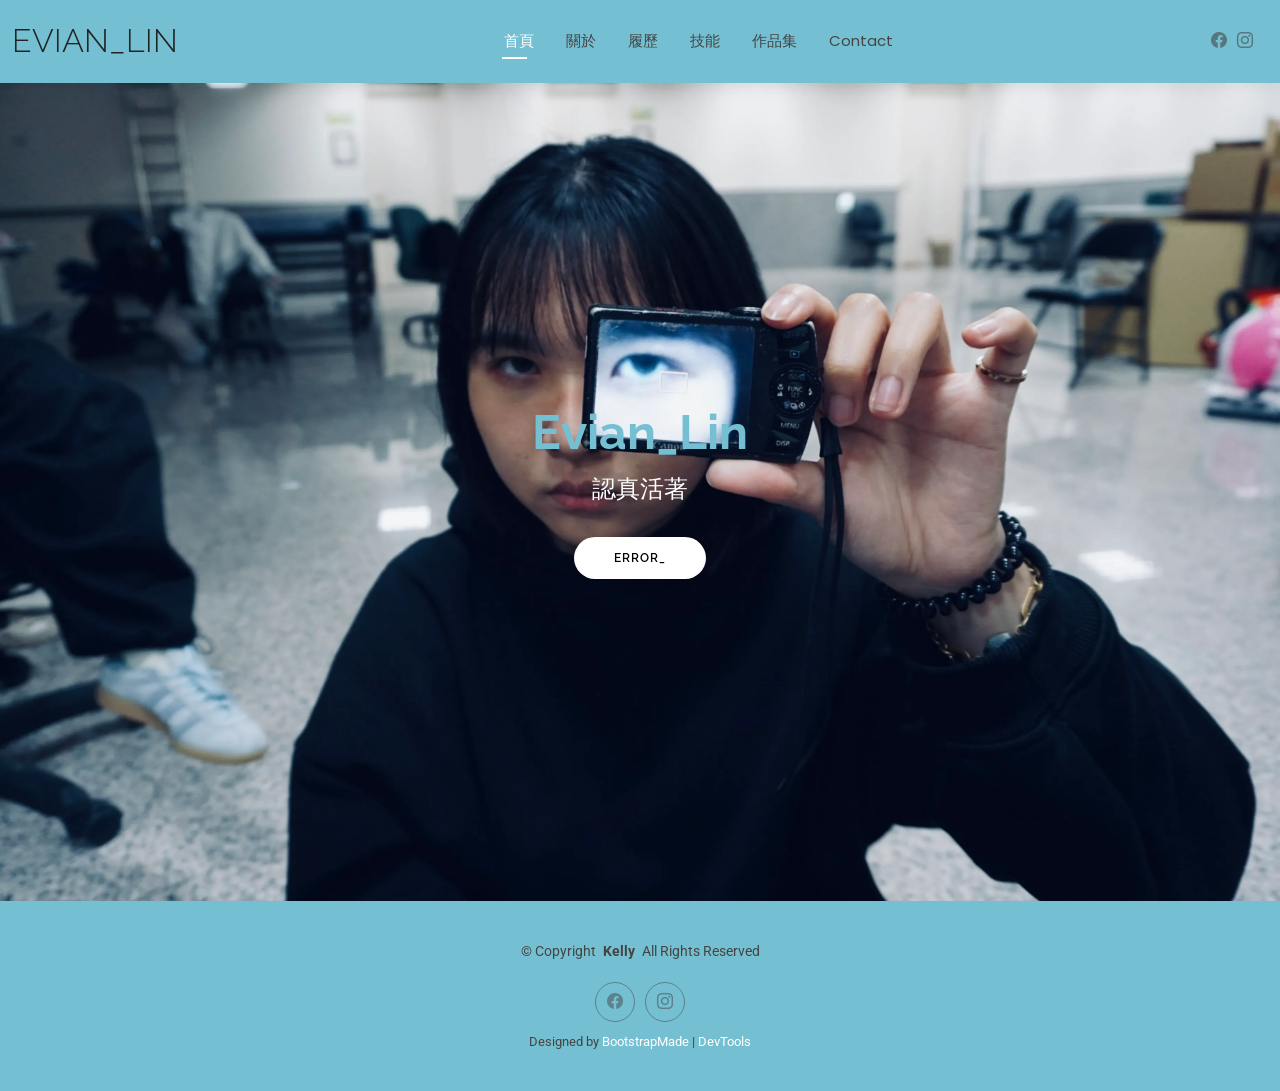
<file: index.html>
<!DOCTYPE html>
<html lang="zh-Hant">

<head>
  <meta charset="utf-8">
  <meta content="width=device-width, initial-scale=1.0" name="viewport">
  <title>Evian_個人履歷</title>
  <meta name="description" content="增加曝光率">
  <meta name="keywords" content="想讓誰搜尋到我">

  <!-- Favicons -->
  <link href="assets/img/favicon.png" rel="icon">
  <link href="assets/img/apple-touch-icon.png" rel="apple-touch-icon">

  <!-- Fonts -->
  <link href="https://fonts.googleapis.com" rel="preconnect">
  <link href="https://fonts.gstatic.com" rel="preconnect" crossorigin>
  <link href="https://fonts.googleapis.com/css2?family=Roboto:ital,wght@0,100;0,300;0,400;0,500;0,700;0,900;1,100;1,300;1,400;1,500;1,700;1,900&family=Poppins:ital,wght@0,100;0,200;0,300;0,400;0,500;0,600;0,700;0,800;0,900;1,100;1,200;1,300;1,400;1,500;1,600;1,700;1,800;1,900&family=Raleway:ital,wght@0,100;0,200;0,300;0,400;0,500;0,600;0,700;0,800;0,900;1,100;1,200;1,300;1,400;1,500;1,600;1,700;1,800;1,900&display=swap" rel="stylesheet">

  <!-- Vendor CSS Files -->
  <link href="assets/vendor/bootstrap/css/bootstrap.min.css" rel="stylesheet">
  <link href="assets/vendor/bootstrap-icons/bootstrap-icons.css" rel="stylesheet">
  <link href="assets/vendor/aos/aos.css" rel="stylesheet">
  <link href="assets/vendor/swiper/swiper-bundle.min.css" rel="stylesheet">
  <link href="assets/vendor/glightbox/css/glightbox.min.css" rel="stylesheet">

  <!-- Main CSS File -->
  <link href="assets/css/main.css" rel="stylesheet">

  <!-- =======================================================
  * Template Name: Kelly
  * Template URL: https://bootstrapmade.com/kelly-free-bootstrap-cv-resume-html-template/
  * Updated: Aug 07 2024 with Bootstrap v5.3.3
  * Author: BootstrapMade.com
  * License: https://bootstrapmade.com/license/
  ======================================================== -->
</head>

<body class="index-page">

  <header id="header" class="header d-flex align-items-center light-background sticky-top">
    <div class="container-fluid position-relative d-flex align-items-center justify-content-between">

      <a href="index.html" class="logo d-flex align-items-center me-auto me-xl-0">
        <!-- Uncomment the line below if you also wish to use an image logo -->
        <!-- <img src="assets/img/logo.png" alt=""> -->
        <h1 class="sitename">Evian_Lin</h1>
      </a>

      <nav id="navmenu" class="navmenu">
        <ul>
          <li><a href="index.html" class="active">首頁</a></li>
          <li><a href="about.html">關於</a></li>
          <li><a href="resume.html">履歷</a></li>
          <li><a href="services.html">技能</a></li>
          <li><a href="portfolio-details.html">作品集</a></li>
          <li><a href="contact.html">Contact</a></li>
        </ul>
        <i class="mobile-nav-toggle d-xl-none bi bi-list"></i>
      </nav>

      <div class="header-social-links">
        <a href="https://www.facebook.com/?locale=zh_TW" class="facebook" target="_blank"><i class="bi bi-facebook"></i></a>
        <a href="https://www.instagram.com/" class="instagram" target="_blank"><i class="bi bi-instagram"></i></a>
      </div>

    </div>
  </header>

  <main class="main">

    <!-- Hero Section -->
    <section id="hero" class="hero section">

      <img src="assets/img/hero-bg.webp" alt="" data-aos="fade-in">

      <div class="container text-center" data-aos="zoom-out" data-aos-delay="100">
        <div class="row justify-content-center">
          <div class="col-lg-8">
            <h2><font style="color: #74c0d2;">Evian_Lin</font></h2>
            <p>認真活著</p>
            <a href="about.html" class="btn-get-started">ERROR_</a>
          </div>
        </div>
      </div>

    </section><!-- /Hero Section -->

  </main>

  <footer id="footer" class="footer light-background">

    <div class="container">
      <div class="copyright text-center ">
        <p>© <span>Copyright</span> <strong class="px-1 sitename">Kelly</strong> <span>All Rights Reserved<br></span></p>
      </div>
      <div class="social-links d-flex justify-content-center">
        <a href="https://www.facebook.com/?locale=zh_TW"><i class="bi bi-facebook"></i></a>
        <a href="https://www.instagram.com/"><i class="bi bi-instagram"></i></a>
      </div>
      <div class="credits">
        <!-- All the links in the footer should remain intact. -->
        <!-- You can delete the links only if you've purchased the pro version. -->
        <!-- Licensing information: https://bootstrapmade.com/license/ -->
        <!-- Purchase the pro version with working PHP/AJAX contact form: [buy-url] -->
        Designed by <a href="https://bootstrapmade.com/">BootstrapMade</a> | <a href="https://bootstrapmade.com/tools/">DevTools</a>
      </div>
    </div>

  </footer>

  <!-- Scroll Top -->
  <a href="#" id="scroll-top" class="scroll-top d-flex align-items-center justify-content-center"><i class="bi bi-arrow-up-short"></i></a>

  <!-- Preloader -->
  <div id="preloader"></div>

  <!-- Vendor JS Files -->
  <script src="assets/vendor/bootstrap/js/bootstrap.bundle.min.js"></script>
  <script src="assets/vendor/php-email-form/validate.js"></script>
  <script src="assets/vendor/aos/aos.js"></script>
  <script src="assets/vendor/waypoints/noframework.waypoints.js"></script>
  <script src="assets/vendor/purecounter/purecounter_vanilla.js"></script>
  <script src="assets/vendor/swiper/swiper-bundle.min.js"></script>
  <script src="assets/vendor/glightbox/js/glightbox.min.js"></script>
  <script src="assets/vendor/imagesloaded/imagesloaded.pkgd.min.js"></script>
  <script src="assets/vendor/isotope-layout/isotope.pkgd.min.js"></script>

  <!-- Main JS File -->
  <script src="assets/js/main.js"></script>

</body>

</html>
</file>
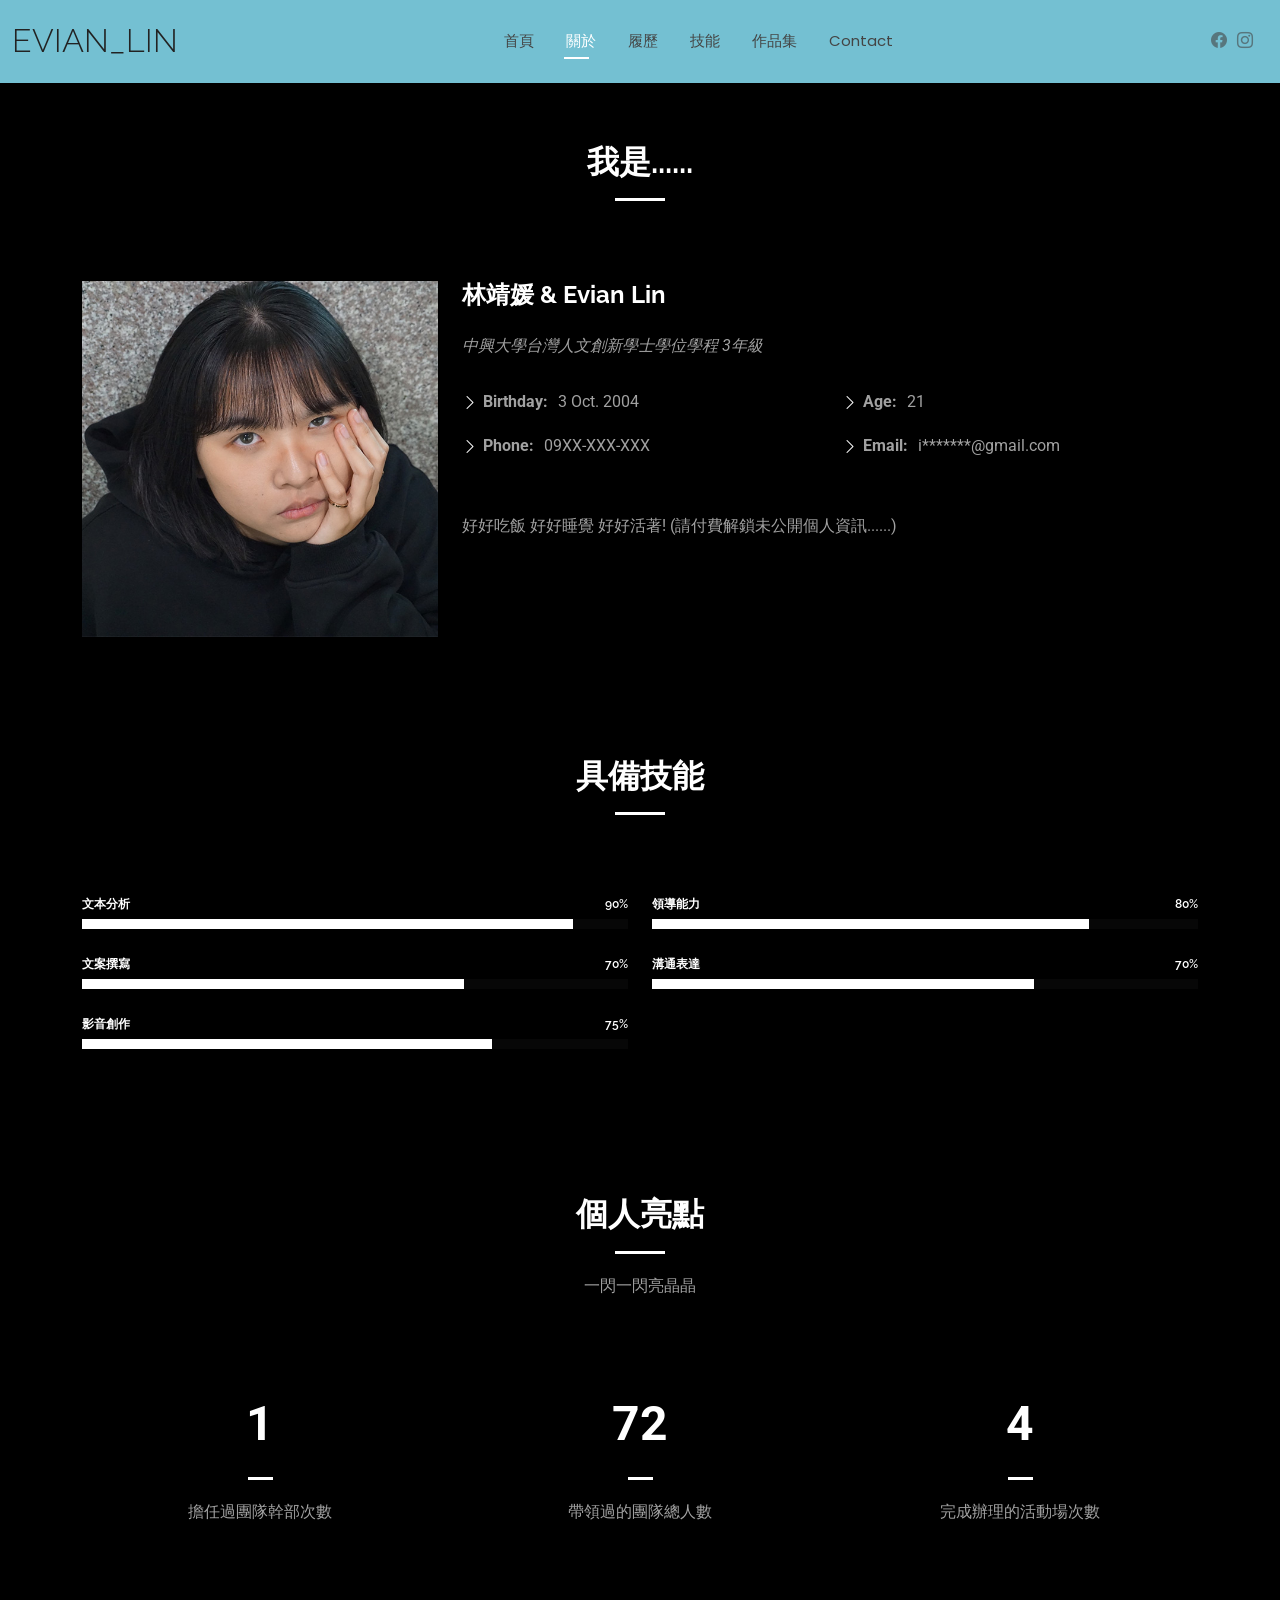
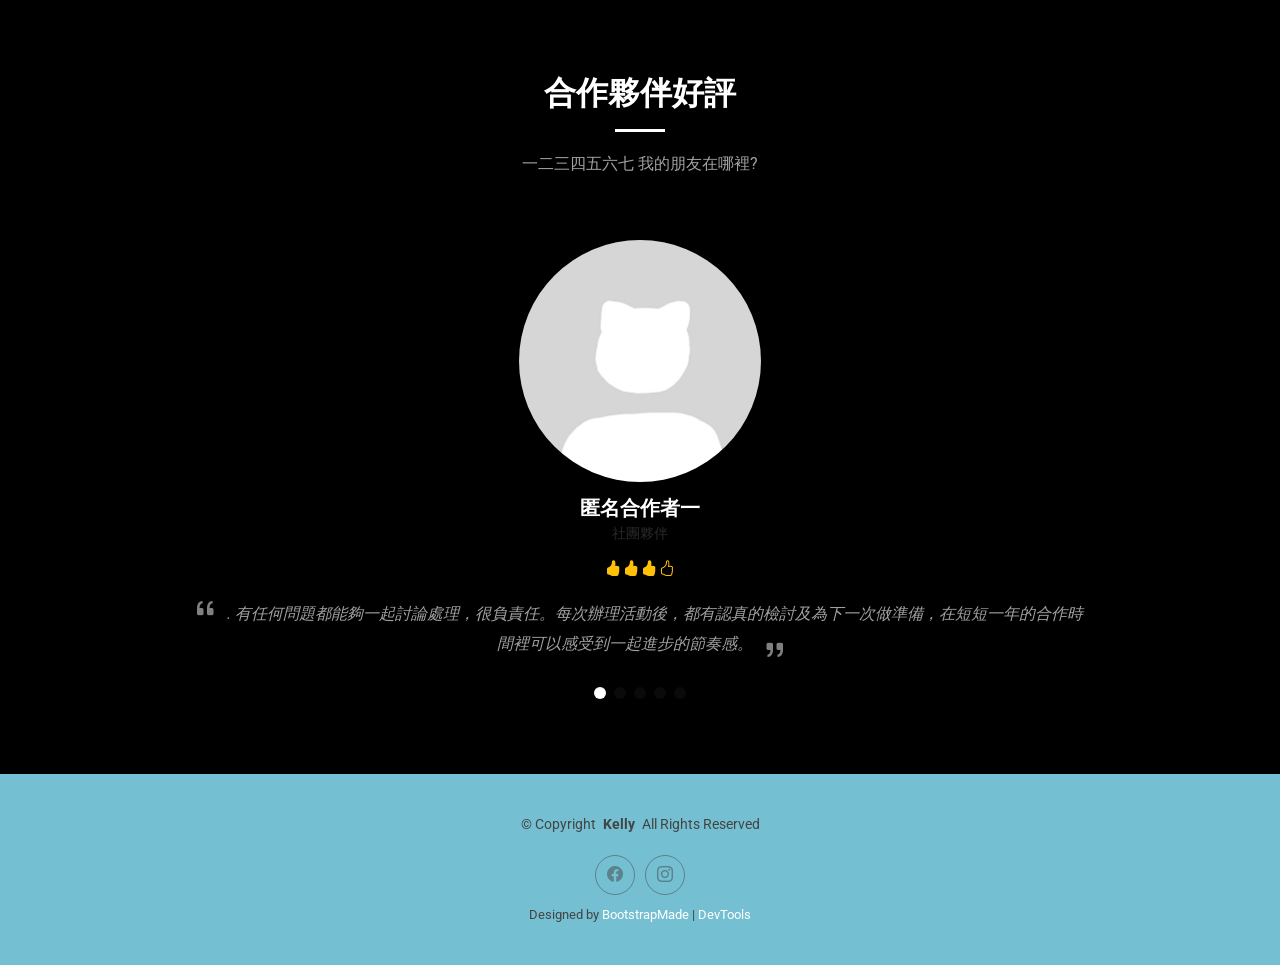
<file: about.html>
<!DOCTYPE html>
<html lang="zh-Hant">

<head>
  <meta charset="utf-8">
  <meta content="width=device-width, initial-scale=1.0" name="viewport">
  <title>Evian_個人履歷</title>
  <meta name="description" content="增加曝光率">
  <meta name="keywords" content="想讓誰搜尋到我">

  <!-- Favicons -->
  <link href="assets/img/favicon.png" rel="icon">
  <link href="assets/img/apple-touch-icon.png" rel="apple-touch-icon">

  <!-- Fonts -->
  <link href="https://fonts.googleapis.com" rel="preconnect">
  <link href="https://fonts.gstatic.com" rel="preconnect" crossorigin>
  <link href="https://fonts.googleapis.com/css2?family=Roboto:ital,wght@0,100;0,300;0,400;0,500;0,700;0,900;1,100;1,300;1,400;1,500;1,700;1,900&family=Poppins:ital,wght@0,100;0,200;0,300;0,400;0,500;0,600;0,700;0,800;0,900;1,100;1,200;1,300;1,400;1,500;1,600;1,700;1,800;1,900&family=Raleway:ital,wght@0,100;0,200;0,300;0,400;0,500;0,600;0,700;0,800;0,900;1,100;1,200;1,300;1,400;1,500;1,600;1,700;1,800;1,900&display=swap" rel="stylesheet">

  <!-- Vendor CSS Files -->
  <link href="assets/vendor/bootstrap/css/bootstrap.min.css" rel="stylesheet">
  <link href="assets/vendor/bootstrap-icons/bootstrap-icons.css" rel="stylesheet">
  <link href="assets/vendor/aos/aos.css" rel="stylesheet">
  <link href="assets/vendor/swiper/swiper-bundle.min.css" rel="stylesheet">
  <link href="assets/vendor/glightbox/css/glightbox.min.css" rel="stylesheet">

  <!-- Main CSS File -->
  <link href="assets/css/main.css" rel="stylesheet">

  <!-- =======================================================
  * Template Name: Kelly
  * Template URL: https://bootstrapmade.com/kelly-free-bootstrap-cv-resume-html-template/
  * Updated: Aug 07 2024 with Bootstrap v5.3.3
  * Author: BootstrapMade.com
  * License: https://bootstrapmade.com/license/
  ======================================================== -->
</head>

<body class="about-page">

  <header id="header" class="header d-flex align-items-center light-background sticky-top">
    <div class="container-fluid position-relative d-flex align-items-center justify-content-between">

      <a href="index.html" class="logo d-flex align-items-center me-auto me-xl-0">
        <!-- Uncomment the line below if you also wish to use an image logo -->
        <!-- <img src="assets/img/logo.png" alt=""> -->
        <h1 class="sitename">Evian_Lin</h1>
      </a>

      <nav id="navmenu" class="navmenu">
        <ul>
          <li><a href="index.html">首頁</a></li>
          <li><a href="about.html"class="active">關於</a></li>
          <li><a href="resume.html">履歷</a></li>
          <li><a href="services.html">技能</a></li>
          <li><a href="portfolio-details.html">作品集</a></li>
          <li><a href="contact.html">Contact</a></li>
        </ul>
        <i class="mobile-nav-toggle d-xl-none bi bi-list"></i>
      </nav>

      <div class="header-social-links">
        <a href="https://www.facebook.com/?locale=zh_TW" class="facebook" target="_blank"><i class="bi bi-facebook"></i></a>
        <a href="https://www.instagram.com/" class="instagram" target="_blank"><i class="bi bi-instagram"></i></a>
      </div>

    </div>
  </header>

  <main class="main">

    <!-- About Section -->
    <section id="about" class="about section">

      <!-- Section Title -->
      <div class="container section-title" data-aos="fade-up">
        <h2>我是......</h2>
        <!--<p>睡眠不足卻死愛熬夜 我其實還沒想好要打什麼所以先這樣吧</p>-->
      </div><!-- End Section Title -->

      <div class="container" data-aos="fade-up" data-aos-delay="100">

        <div class="row gy-4 justify-content-center">
          <div class="col-lg-4">
            <img src="assets/img/profile-img.jpg" class="img-fluid" alt="">
          </div>
          <div class="col-lg-8 content">
            <h2>林靖媛 &amp; Evian Lin</h2>
            <p class="fst-italic py-3">
              中興大學台灣人文創新學士學位學程 3年級
            </p>
            <div class="row">
              <div class="col-lg-6">
                <ul>
                  <li><i class="bi bi-chevron-right"></i> <strong>Birthday:</strong> <span>3 Oct. 2004</span></li>
                  <li><i class="bi bi-chevron-right"></i> <strong>Phone:</strong> <span>09XX-XXX-XXX</span></li>
                  <li><!--<i class="bi bi-chevron-right"></i> <strong>Phone:</strong> <span>+123 456 7890</span></li>
                  <li><i class="bi bi-chevron-right"></i> <strong>City:</strong> <span>New York, USA</span></li> -->
                </ul>
              </div>
              <div class="col-lg-6">
                <ul>
                  <li><i class="bi bi-chevron-right"></i> <strong>Age:</strong> <span>21</span></li>
                  <li><i class="bi bi-chevron-right"></i> <strong>Email:</strong> <span>i*******@gmail.com</span></li>
                  <li><!--<i class="bi bi-chevron-right"></i> <strong>Email:</strong> <span>ildfe1999@gmail.com</span></li>
                  <li><i class="bi bi-chevron-right"></i> <strong>Freelance:</strong> <span>Available</span></li>-->
                </ul>
              </div>
            </div>
            <p class="py-3">
              好好吃飯 好好睡覺 好好活著!
              (請付費解鎖未公開個人資訊......)
            </p>
          </div>
        </div>

      </div>

    </section><!-- /About Section -->

    <!-- Skills Section -->
    <section id="skills" class="skills section">

      <!-- Section Title -->
      <div class="container section-title" data-aos="fade-up">
        <h2>具備技能</h2>
        <p><!-- 什麼都不用說</p> -->
      </div><!-- End Section Title -->

      <div class="container" data-aos="fade-up" data-aos-delay="100">

        <div class="row skills-content skills-animation">

          <div class="col-lg-6">

            <div class="progress">
              <span class="skill"><span>文本分析</span> <i class="val">90%</i></span>
              <div class="progress-bar-wrap">
                <div class="progress-bar" role="progressbar" aria-valuenow="90" aria-valuemin="0" aria-valuemax="100"></div>
              </div>
            </div><!-- End Skills Item -->

            <div class="progress">
              <span class="skill"><span>文案撰寫</span> <i class="val">70%</i></span>
              <div class="progress-bar-wrap">
                <div class="progress-bar" role="progressbar" aria-valuenow="70" aria-valuemin="0" aria-valuemax="100"></div>
              </div>
            </div><!-- End Skills Item -->

            <div class="progress">
              <span class="skill"><span>影音創作</span> <i class="val">75%</i></span>
              <div class="progress-bar-wrap">
                <div class="progress-bar" role="progressbar" aria-valuenow="75" aria-valuemin="0" aria-valuemax="100"></div>
              </div>
            </div><!-- End Skills Item -->

          </div>

          <div class="col-lg-6">

            <div class="progress">
              <span class="skill"><span>領導能力</span> <i class="val">80%</i></span>
              <div class="progress-bar-wrap">
                <div class="progress-bar" role="progressbar" aria-valuenow="80" aria-valuemin="0" aria-valuemax="100"></div>
              </div>
            </div><!-- End Skills Item -->

            <div class="progress">
              <span class="skill"><span>溝通表達</span> <i class="val">70%</i></span>
              <div class="progress-bar-wrap">
                <div class="progress-bar" role="progressbar" aria-valuenow="70" aria-valuemin="0" aria-valuemax="100"></div>
              </div>
            </div><!-- End Skills Item -->


            </div><!-- End Skills Item -->

          </div>

        </div>

      </div>

    </section><!-- /Skills Section -->

    <!-- Stats Section -->
    <section id="stats" class="stats section">

      <!-- Section Title -->
      <div class="container section-title" data-aos="fade-up">
        <h2>個人亮點</h2>
        <p>一閃一閃亮晶晶</p>
      </div><!-- End Section Title -->

      <div class="container" data-aos="fade-up" data-aos-delay="100">

        <div class="row gy-4 justify-content-center">

  <div class="col-lg-4 col-md-6">
    <div class="stats-item text-center w-100 h-100">
      <span data-purecounter-start="0" data-purecounter-end="3" data-purecounter-duration="1" class="purecounter"></span>
      <p>擔任過團隊幹部次數</p>
    </div>
  </div><div class="col-lg-4 col-md-6">
    <div class="stats-item text-center w-100 h-100">
      <span data-purecounter-start="0" data-purecounter-end="200" data-purecounter-duration="1" class="purecounter"></span>
      <p>帶領過的團隊總人數</p>
    </div>
  </div><div class="col-lg-4 col-md-6">
    <div class="stats-item text-center w-100 h-100">
      <span data-purecounter-start="0" data-purecounter-end="10" data-purecounter-duration="1" class="purecounter"></span>
      <p>完成辦理的活動場次數</p>
    </div>
  </div></div>
            </div>
          </div><!-- End Stats Item -->

        </div>

      </div>

    </section><!-- /Stats Section -->

    <!-- Testimonials Section -->
    <section id="testimonials" class="testimonials section">

      <!-- Section Title -->
      <div class="container section-title" data-aos="fade-up">
        <h2>合作夥伴好評</h2>
        <p>一二三四五六七 我的朋友在哪裡?</p>
      </div><!-- End Section Title -->

      <div class="container" data-aos="fade-up" data-aos-delay="100">

        <div class="swiper init-swiper">
          <script type="application/json" class="swiper-config">
            {
              "loop": true,
              "speed": 600,
              "autoplay": {
                "delay": 5000
              },
              "slidesPerView": "auto",
              "pagination": {
                "el": ".swiper-pagination",
                "type": "bullets",
                "clickable": true
              }
            }
          </script>
          <div class="swiper-wrapper">

            <div class="swiper-slide">
              <div class="testimonial-item">
                <img src="assets/img/testimonials/testimonials-1.jpg" class="testimonial-img" alt="">
                <h3>匿名合作者一</h3>
                <h4>社團夥伴</h4>
                <div class="stars">
                 <i class="bi bi-hand-thumbs-up-fill"></i><i class="bi bi-hand-thumbs-up-fill"></i><i class="bi bi-hand-thumbs-up-fill"></i><i class="bi bi-hand-thumbs-up"></i>
                </div>
                <p>
                  <i class="bi bi-quote quote-icon-left"></i>
                  <span>. 有任何問題都能夠一起討論處理，很負責任。每次辦理活動後，都有認真的檢討及為下一次做準備，在短短一年的合作時間裡可以感受到一起進步的節奏感。</span>
                  <i class="bi bi-quote quote-icon-right"></i>
                </p>
              </div>
            </div><!-- End testimonial item -->

            <div class="swiper-slide">
              <div class="testimonial-item">
                <img src="assets/img/testimonials/testimonials-2.jpg" class="testimonial-img" alt="">
                <h3>匿名合作者二</h3>
                <h4>社團夥伴</h4>
                <div class="stars">
                 <i class="bi bi-hand-thumbs-up-fill"></i><i class="bi bi-hand-thumbs-up-fill"></i><i class="bi bi-hand-thumbs-up-fill"></i><i class="bi bi-hand-thumbs-up"></i>
                </div>
                <p>
                  <i class="bi bi-quote quote-icon-left"></i>
                  <span>在活動期間遇到緊急狀況都能夠隨即做出應對措施，讓活動能順利進行。</span>
                  <i class="bi bi-quote quote-icon-right"></i>
                </p>
              </div>
            </div><!-- End testimonial item -->

            <div class="swiper-slide">
              <div class="testimonial-item">
                <img src="assets/img/testimonials/testimonials-3.jpg" class="testimonial-img" alt="">
                <h3>匿名合作者三</h3>
                <h4>系學會夥伴</h4>
                <div class="stars">
                 <i class="bi bi-hand-thumbs-up-fill"></i><i class="bi bi-hand-thumbs-up-fill"></i><i class="bi bi-hand-thumbs-up"></i><i class="bi bi-hand-thumbs-up"></i>
                </div>
                <p>
                  <i class="bi bi-quote quote-icon-left"></i>
                  <span>想法跟野心很大，會想要嘗試做很多沒有試過的事情，算是勇於挑戰吧。</span>
                  <i class="bi bi-quote quote-icon-right"></i>
                </p>
              </div>
            </div><!-- End testimonial item -->

            <div class="swiper-slide">
              <div class="testimonial-item">
                <img src="assets/img/testimonials/testimonials-4.jpg" class="testimonial-img" alt="">
                <h3>匿名合作者四</h3>
                <h4>專題夥伴</h4>
                <div class="stars">
                  <i class="bi bi-hand-thumbs-up-fill"></i><i class="bi bi-hand-thumbs-up-fill"></i><i class="bi bi-hand-thumbs-up-fill"></i><i class="bi bi-hand-thumbs-up"></i>
                </div>
                <p>
                  <i class="bi bi-quote quote-icon-left"></i>
                  <span>在進度較為落後的期間，還是能好好分配工作、和組員一起熬夜趕工。</span>
                  <i class="bi bi-quote quote-icon-right"></i>
                </p>
              </div>
            </div><!-- End testimonial item -->

            <div class="swiper-slide">
              <div class="testimonial-item">
                <img src="assets/img/testimonials/testimonials-5.jpg" class="testimonial-img" alt="">
                <h3>匿名合作者五</h3>
                <h4>專題夥伴</h4>
                <div class="stars">
                 <i class="bi bi-hand-thumbs-up-fill"></i><i class="bi bi-hand-thumbs-up-fill"></i><i class="bi bi-hand-thumbs-up-fill"></i><i class="bi bi-hand-thumbs-up-fill"></i>
                </div>
                <p>
                  <i class="bi bi-quote quote-icon-left"></i>
                  <span>口條及臨場反應不錯，每次審查報告及與委員應答時都是由他負責。</span>
                  <i class="bi bi-quote quote-icon-right"></i>
                </p>
              </div>
            </div><!-- End testimonial item -->

          </div>
          <div class="swiper-pagination"></div>
        </div>

      </div>

    </section><!-- /Testimonials Section -->

  </main>

  <footer id="footer" class="footer light-background">

    <div class="container">
      <div class="copyright text-center ">
        <p>© <span>Copyright</span> <strong class="px-1 sitename">Kelly</strong> <span>All Rights Reserved<br></span></p>
      </div>
      <div class="social-links d-flex justify-content-center">
        <a href="https://www.facebook.com/?locale=zh_TW"><i class="bi bi-facebook"></i></a>
        <a href="https://www.instagram.com/"><i class="bi bi-instagram"></i></a>
      </div>
      <div class="credits">
        <!-- All the links in the footer should remain intact. -->
        <!-- You can delete the links only if you've purchased the pro version. -->
        <!-- Licensing information: https://bootstrapmade.com/license/ -->
        <!-- Purchase the pro version with working PHP/AJAX contact form: [buy-url] -->
        Designed by <a href="https://bootstrapmade.com/">BootstrapMade</a> | <a href="https://bootstrapmade.com/tools/">DevTools</a>
      </div>
    </div>

  </footer>

  <!-- Scroll Top -->
  <a href="#" id="scroll-top" class="scroll-top d-flex align-items-center justify-content-center"><i class="bi bi-arrow-up-short"></i></a>

  <!-- Preloader -->
  <div id="preloader"></div>

  <!-- Vendor JS Files -->
  <script src="assets/vendor/bootstrap/js/bootstrap.bundle.min.js"></script>
  <script src="assets/vendor/php-email-form/validate.js"></script>
  <script src="assets/vendor/aos/aos.js"></script>
  <script src="assets/vendor/waypoints/noframework.waypoints.js"></script>
  <script src="assets/vendor/purecounter/purecounter_vanilla.js"></script>
  <script src="assets/vendor/swiper/swiper-bundle.min.js"></script>
  <script src="assets/vendor/glightbox/js/glightbox.min.js"></script>
  <script src="assets/vendor/imagesloaded/imagesloaded.pkgd.min.js"></script>
  <script src="assets/vendor/isotope-layout/isotope.pkgd.min.js"></script>

  <!-- Main JS File -->
  <script src="assets/js/main.js"></script>

</body>

</html>
</file>
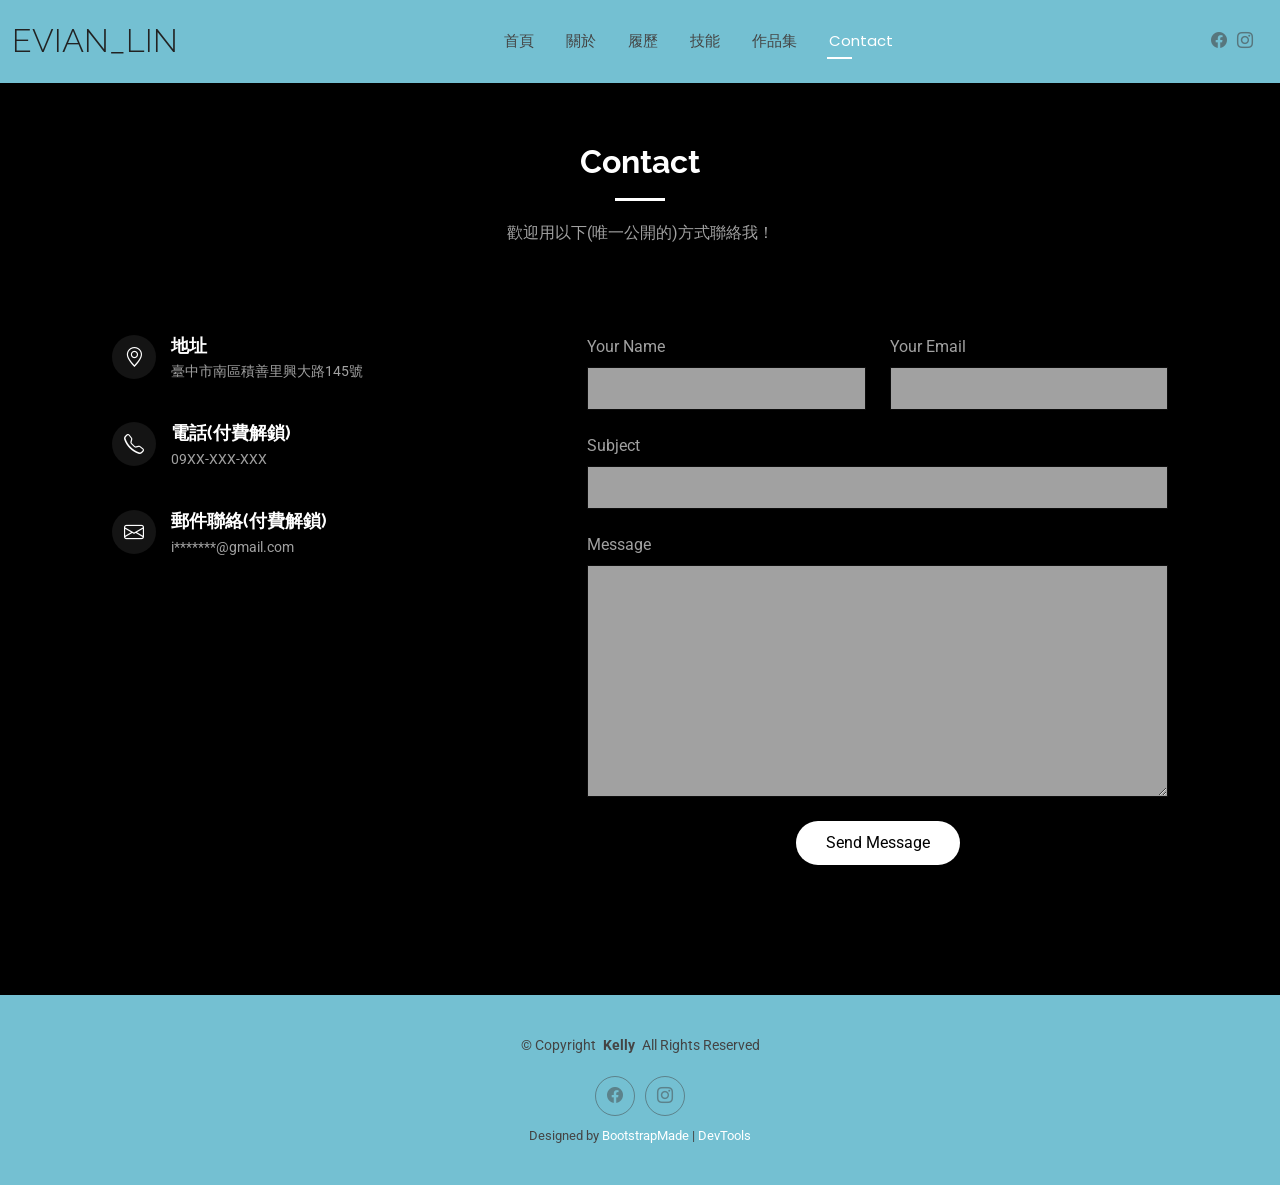
<file: contact.html>
<!DOCTYPE html>
<html lang="zh-Hant">

<head>
  <meta charset="utf-8">
  <meta content="width=device-width, initial-scale=1.0" name="viewport">
  <title>Evian_個人履歷</title>
  <meta name="description" content="">
  <meta name="keywords" content="">

  <!-- Favicons -->
  <link href="assets/img/favicon.png" rel="icon">
  <link href="assets/img/apple-touch-icon.png" rel="apple-touch-icon">

  <!-- Fonts -->
  <link href="https://fonts.googleapis.com" rel="preconnect">
  <link href="https://fonts.gstatic.com" rel="preconnect" crossorigin>
  <link href="https://fonts.googleapis.com/css2?family=Roboto:ital,wght@0,100;0,300;0,400;0,500;0,700;0,900;1,100;1,300;1,400;1,500;1,700;1,900&family=Poppins:ital,wght@0,100;0,200;0,300;0,400;0,500;0,600;0,700;0,800;0,900;1,100;1,200;1,300;1,400;1,500;1,600;1,700;1,800;1,900&family=Raleway:ital,wght@0,100;0,200;0,300;0,400;0,500;0,600;0,700;0,800;0,900;1,100;1,200;1,300;1,400;1,500;1,600;1,700;1,800;1,900&display=swap" rel="stylesheet">

  <!-- Vendor CSS Files -->
  <link href="assets/vendor/bootstrap/css/bootstrap.min.css" rel="stylesheet">
  <link href="assets/vendor/bootstrap-icons/bootstrap-icons.css" rel="stylesheet">
  <link href="assets/vendor/aos/aos.css" rel="stylesheet">
  <link href="assets/vendor/swiper/swiper-bundle.min.css" rel="stylesheet">
  <link href="assets/vendor/glightbox/css/glightbox.min.css" rel="stylesheet">

  <!-- Main CSS File -->
  <link href="assets/css/main.css" rel="stylesheet">

  <!-- =======================================================
  * Template Name: Kelly
  * Template URL: https://bootstrapmade.com/kelly-free-bootstrap-cv-resume-html-template/
  * Updated: Aug 07 2024 with Bootstrap v5.3.3
  * Author: BootstrapMade.com
  * License: https://bootstrapmade.com/license/
  ======================================================== -->
</head>

<body class="contact-page">

  <header id="header" class="header d-flex align-items-center light-background sticky-top">
    <div class="container-fluid position-relative d-flex align-items-center justify-content-between">

      <a href="index.html" class="logo d-flex align-items-center me-auto me-xl-0">
        <!-- Uncomment the line below if you also wish to use an image logo -->
        <!-- <img src="assets/img/logo.png" alt=""> -->
        <h1 class="sitename">Evian_Lin</h1>
      </a>

      <nav id="navmenu" class="navmenu">
        <ul>
          <li><a href="index.html">首頁</a></li>
          <li><a href="about.html">關於</a></li>
          <li><a href="resume.html">履歷</a></li>
          <li><a href="services.html">技能</a></li>
          <li><a href="portfolio-details.html">作品集</a></li>
          <li><a href="contact.html"class="active">Contact</a></li>
        </ul>
        <i class="mobile-nav-toggle d-xl-none bi bi-list"></i>
      </nav>

      <div class="header-social-links">
        <a href="https://www.facebook.com/?locale=zh_TW" class="facebook" target="_blank"><i class="bi bi-facebook"></i></a>
        <a href="https://www.instagram.com/" class="instagram" target="_blank"><i class="bi bi-instagram"></i></a>
      </div>

    </div>
  </header>

  <main class="main">

    <!-- Contact Section -->
    <section id="contact" class="contact section">

      <!-- Section Title -->
      <div class="container section-title" data-aos="fade-up">
        <h2>Contact</h2>
        <p>歡迎用以下(唯一公開的)方式聯絡我！</p>
      </div><!-- End Section Title -->

      <div class="container" data-aos="fade-up" data-aos-delay="100">

        <div class="row gy-4">

          <div class="col-lg-5">

            <div class="info-wrap">
              <div class="info-item d-flex" data-aos="fade-up" data-aos-delay="200">
                <i class="bi bi-geo-alt flex-shrink-0"></i>
                <div>
                  <h3>地址</h3>
                  <p>臺中市南區積善里興大路145號</p>
                </div>
              </div><!-- End Info Item -->

              <div class="info-item d-flex" data-aos="fade-up" data-aos-delay="300">
                <i class="bi bi-telephone flex-shrink-0"></i>
                <div>
                  <h3>電話(付費解鎖)</h3>
                  <p>09XX-XXX-XXX</p>
                </div>
              </div><!-- End Info Item -->

              <div class="info-item d-flex" data-aos="fade-up" data-aos-delay="400">
                <i class="bi bi-envelope flex-shrink-0"></i>
                <div>
                  <h3>郵件聯絡(付費解鎖)</h3>
                  <p>i*******@gmail.com</p>
                </div>
              </div><!-- End Info Item -->

              <iframe src="https://www.google.com/maps/embed?pb=!1m18!1m12!1m3!1d3641.3723931447726!2d120.6727510760308!3d24.123556874347017!2m3!1f0!2f0!3f0!3m2!1i1024!2i768!4f13.1!3m3!1m2!1s0x34693cfcecffe9d9%3A0xe28afadc0dad203a!2z5ZyL56uL5Lit6IiI5aSn5a24!5e0!3m2!1szh-TW!2stw!4v1779871474451!5m2!1szh-TW!2stw" width="400" height="300" style="border:0;" allowfullscreen="" loading="lazy" referrerpolicy="no-referrer-when-downgrade"></iframe>
            </div>
          </div>

          <div class="col-lg-7">
            <form id="google-contact-form" class="php-email-form"action="https://script.google.com/macros/s/AKfycbyqBNFMVDlNcxlOqi9YKrX5NVsTAxLrIU6f5Rig11d2m_DEgvyMjiXoR0wgL7qJPsZm/exec" method="post" data-aos="fade-up" data-aos-delay="200">
              <div class="row gy-4">

                <div class="col-md-6">
                  <label for="name-field" class="pb-2">Your Name</label>
                  <input type="text" name="name" id="name-field" class="form-control" required="">
                </div>

                <div class="col-md-6">
                  <label for="email-field" class="pb-2">Your Email</label>
                  <input type="email" class="form-control" name="email" id="email-field" required="">
                </div>

                <div class="col-md-12">
                  <label for="subject-field" class="pb-2">Subject</label>
                  <input type="text" class="form-control" name="subject" id="subject-field" required="">
                </div>

                <div class="col-md-12">
                  <label for="message-field" class="pb-2">Message</label>
                  <textarea class="form-control" name="message" rows="10" id="message-field" required=""></textarea>
                </div>

                <div class="col-md-12 text-center">
                  <div class="loading">稍待片刻</div>
                  <div class="error-message" style="display:none !important;"></div>
                  <div class="sent-message">已收到您的留言.將盡速與您聯繫，謝謝!</div>

                  <button type="submit">Send Message</button>
                </div>

              </div>
            </form>
          </div><!-- End Contact Form -->

        </div>

      </div>

    </section><!-- /Contact Section -->

  </main>

  <footer id="footer" class="footer light-background">

    <div class="container">
      <div class="copyright text-center ">
        <p>© <span>Copyright</span> <strong class="px-1 sitename">Kelly</strong> <span>All Rights Reserved<br></span></p>
      </div>
      <div class="social-links d-flex justify-content-center">
        <a href="https://www.facebook.com/?locale=zh_TW"><i class="bi bi-facebook"></i></a>
        <a href="https://www.instagram.com/"><i class="bi bi-instagram"></i></a>
      </div>
      <div class="credits">
        <!-- All the links in the footer should remain intact. -->
        <!-- You can delete the links only if you've purchased the pro version. -->
        <!-- Licensing information: https://bootstrapmade.com/license/ -->
        <!-- Purchase the pro version with working PHP/AJAX contact form: [buy-url] -->
        Designed by <a href="https://bootstrapmade.com/">BootstrapMade</a> | <a href="https://bootstrapmade.com/tools/">DevTools</a>
      </div>
    </div>

  </footer>

  <!-- Scroll Top -->
  <a href="#" id="scroll-top" class="scroll-top d-flex align-items-center justify-content-center"><i class="bi bi-arrow-up-short"></i></a>

  <!-- Preloader -->
  <div id="preloader"></div>

  <!-- Vendor JS Files -->
  <script src="assets/vendor/bootstrap/js/bootstrap.bundle.min.js"></script>
  <script src="assets/vendor/php-email-form/validate.js"></script>
  <script src="assets/vendor/aos/aos.js"></script>
  <script src="assets/vendor/waypoints/noframework.waypoints.js"></script>
  <script src="assets/vendor/purecounter/purecounter_vanilla.js"></script>
  <script src="assets/vendor/swiper/swiper-bundle.min.js"></script>
  <script src="assets/vendor/glightbox/js/glightbox.min.js"></script>
  <script src="assets/vendor/imagesloaded/imagesloaded.pkgd.min.js"></script>
  <script src="assets/vendor/isotope-layout/isotope.pkgd.min.js"></script>

  <!-- Main JS File -->
  <script src="assets/js/main.js"></script>
  
<script>
document.getElementById('google-contact-form').addEventListener('submit', function(e) {
e.preventDefault(); // 阻止網頁跳轉
var form = this;
var loading = form.querySelector('.loading');
var errorMessage = form.querySelector('.error-message');
var sentMessage = form.querySelector('.sent-message');
// 顯示 Loading，隱藏其他提示
loading.style.display = 'block';
errorMessage.style.display = 'none';
sentMessage.style.display = 'none';
// 封裝表單資料
var formData = new FormData(form);
var searchParams = new URLSearchParams();
for (var pair of formData) {
searchParams.append(pair[0], pair[1]);
}
// 用 fetch 發送 POST 請求到 Google GAS
fetch(form.action, {
method: 'POST',
body: searchParams,
headers: {
'Content-Type': 'application/x-www-form-urlencoded'
}
})
.then(response => response.text())
.then(data => {
loading.style.display = 'none';
if (data === 'success') {
sentMessage.style.display = 'block'; // 顯示成功畫面
form.reset(); // 清空表單
} else {
errorMessage.textContent = '傳送失敗，請稍後再試。錯誤原因：' + data;
errorMessage.style.display = 'block';
}
})
.catch(error => {
loading.style.display = 'none';
errorMessage.textContent = '連線錯誤：' + error;
errorMessage.style.display = 'block';
});
});
</script>

</body>

</html>
</file>
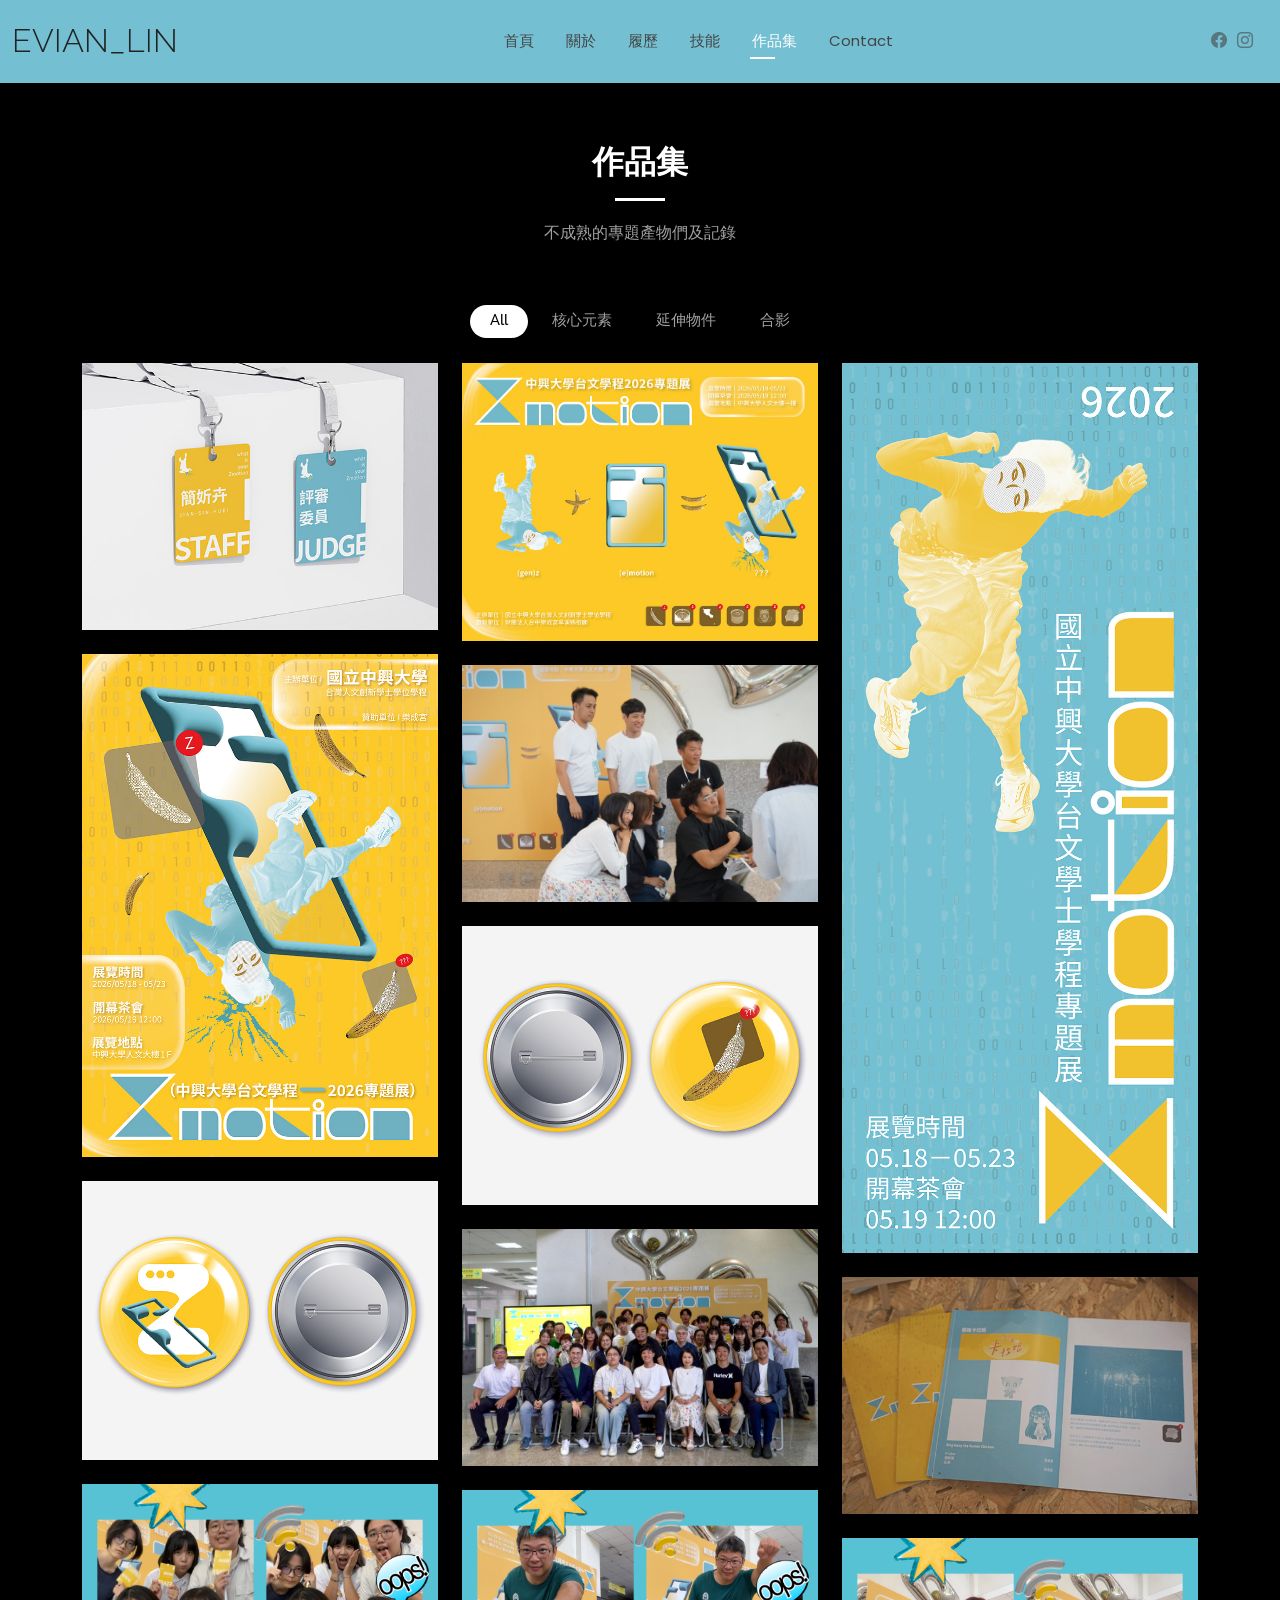
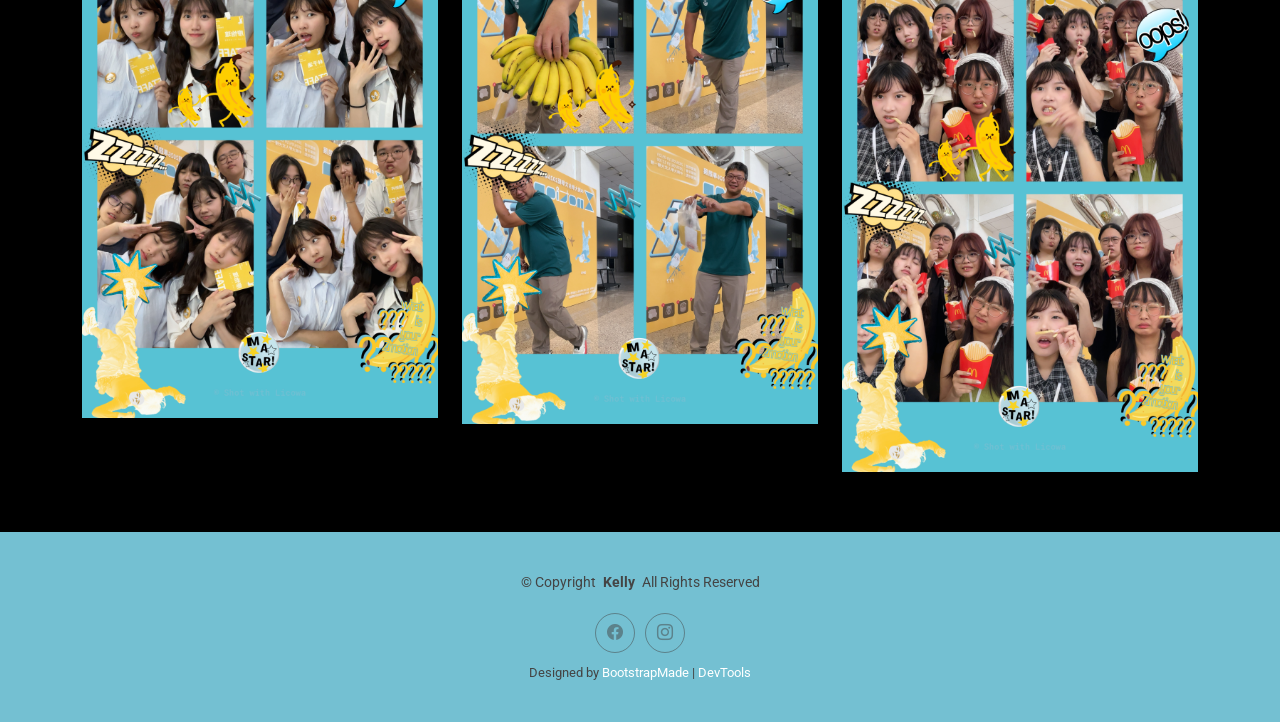
<file: portfolio-details.html>
<!DOCTYPE html>
<html lang="zh-Hant">

<head>
  <meta charset="utf-8">
  <meta content="width=device-width, initial-scale=1.0" name="viewport">
  <title>Evian_個人履歷</title>
  <meta name="description" content="">
  <meta name="keywords" content="">

  <!-- Favicons -->
  <link href="assets/img/favicon.png" rel="icon">
  <link href="assets/img/apple-touch-icon.png" rel="apple-touch-icon">

  <!-- Fonts -->
  <link href="https://fonts.googleapis.com" rel="preconnect">
  <link href="https://fonts.gstatic.com" rel="preconnect" crossorigin>
  <link href="https://fonts.googleapis.com/css2?family=Roboto:ital,wght@0,100;0,300;0,400;0,500;0,700;0,900;1,100;1,300;1,400;1,500;1,700;1,900&family=Poppins:ital,wght@0,100;0,200;0,300;0,400;0,500;0,600;0,700;0,800;0,900;1,100;1,200;1,300;1,400;1,500;1,600;1,700;1,800;1,900&family=Raleway:ital,wght@0,100;0,200;0,300;0,400;0,500;0,600;0,700;0,800;0,900;1,100;1,200;1,300;1,400;1,500;1,600;1,700;1,800;1,900&display=swap" rel="stylesheet">

  <!-- Vendor CSS Files -->
  <link href="assets/vendor/bootstrap/css/bootstrap.min.css" rel="stylesheet">
  <link href="assets/vendor/bootstrap-icons/bootstrap-icons.css" rel="stylesheet">
  <link href="assets/vendor/aos/aos.css" rel="stylesheet">
  <link href="assets/vendor/swiper/swiper-bundle.min.css" rel="stylesheet">
  <link href="assets/vendor/glightbox/css/glightbox.min.css" rel="stylesheet">

  <!-- Main CSS File -->
  <link href="assets/css/main.css" rel="stylesheet">

  <!-- =======================================================
  * Template Name: Kelly
  * Template URL: https://bootstrapmade.com/kelly-free-bootstrap-cv-resume-html-template/
  * Updated: Aug 07 2024 with Bootstrap v5.3.3
  * Author: BootstrapMade.com
  * License: https://bootstrapmade.com/license/
  ======================================================== -->
</head>

<body class="portfolio-details-page">

  <header id="header" class="header d-flex align-items-center light-background sticky-top">
    <div class="container-fluid position-relative d-flex align-items-center justify-content-between">

      <a href="index.html" class="logo d-flex align-items-center me-auto me-xl-0">
        <!-- Uncomment the line below if you also wish to use an image logo -->
        <!-- <img src="assets/img/logo.png" alt=""> -->
        <h1 class="sitename">Evian_Lin</h1>
      </a>

      <nav id="navmenu" class="navmenu">
        <ul>
          <li><a href="index.html" >首頁</a></li>
          <li><a href="about.html">關於</a></li>
          <li><a href="resume.html">履歷</a></li>
          <li><a href="services.html">技能</a></li>
          <li><a href="portfolio-details.html"class="active">作品集</a></li>
          <li><a href="contact.html">Contact</a></li>
        </ul>
        <i class="mobile-nav-toggle d-xl-none bi bi-list"></i>
      </nav>

      <div class="header-social-links">
        <a href="https://www.facebook.com/?locale=zh_TW" class="facebook" target="_blank"><i class="bi bi-facebook"></i></a>
        <a href="https://www.instagram.com/" class="instagram" target="_blank"><i class="bi bi-instagram"></i></a>
      </div>

    </div>
  </header>

   <main class="main">

    <!-- Portfolio Section -->
    <section id="portfolio" class="portfolio section">

      <!-- Section Title -->
      <div class="container section-title" data-aos="fade-up">
        <h2>作品集</h2>
        <p>不成熟的專題產物們及記錄</p>
      </div><!-- End Section Title -->

      <div class="container">

        <div class="isotope-layout" data-default-filter="*" data-layout="masonry" data-sort="original-order">

          <ul class="portfolio-filters isotope-filters" data-aos="fade-up" data-aos-delay="100">
            <li data-filter="*" class="filter-active">All</li>
            <li data-filter=".filter-核心元素">核心元素</li>
            <li data-filter=".filter-延伸物件">延伸物件</li>
            <li data-filter=".filter-合影">合影</li>
          </ul><!-- End Portfolio Filters -->

          <div class="row gy-4 isotope-container" data-aos="fade-up" data-aos-delay="200">

            <div class="col-lg-4 col-md-6 portfolio-item isotope-item filter-延伸物件">
              <img src="assets/img/masonry-portfolio/masonry-portfolio-1.jpg" class="img-fluid" alt="">
              <div class="portfolio-info">
                <h4>識別證
                </h4>
                <p>1</p>
                <a href="assets/img/masonry-portfolio/masonry-portfolio-1.jpg" title="識別證" data-gallery="portfolio-gallery-app" class="glightbox preview-link"><i class="bi bi-zoom-in"></i></a>
                <a href="portfolio-details.html" title="More Details" class="details-link"><i class="bi bi-link-45deg"></i></a>
              </div>
            </div><!-- End Portfolio Item -->

            <div class="col-lg-4 col-md-6 portfolio-item isotope-item filter-核心元素">
              <img src="assets/img/masonry-portfolio/masonry-portfolio-2.jpg" class="img-fluid" alt="">
              <div class="portfolio-info">
                <h4>主視覺大圖</h4>
                <p>2t</p>
                <a href="assets/img/masonry-portfolio/masonry-portfolio-2.jpg" title="主視覺大圖" data-gallery="portfolio-gallery-product" class="glightbox preview-link"><i class="bi bi-zoom-in"></i></a>
                <a href="portfolio-details.html" title="More Details" class="details-link"><i class="bi bi-link-45deg"></i></a>
              </div>
            </div><!-- End Portfolio Item -->

            <div class="col-lg-4 col-md-6 portfolio-item isotope-item filter-延伸物件">
              <img src="assets/img/masonry-portfolio/masonry-portfolio-3.jpg" class="img-fluid" alt="">
              <div class="portfolio-info">
                <h4>羅馬旗</h4>
                <p>3</p>
                <a href="assets/img/masonry-portfolio/masonry-portfolio-3.jpg" title="羅馬旗" data-gallery="portfolio-gallery-branding" class="glightbox preview-link"><i class="bi bi-zoom-in"></i></a>
                <a href="portfolio-details.html" title="More Details" class="details-link"><i class="bi bi-link-45deg"></i></a>
              </div>
            </div><!-- End Portfolio Item -->

            <div class="col-lg-4 col-md-6 portfolio-item isotope-item filter-核心元素">
              <img src="assets/img/masonry-portfolio/masonry-portfolio-4.jpg" class="img-fluid" alt="">
              <div class="portfolio-info">
                <h4>海報</h4>
                <p>4</p>
                <a href="assets/img/masonry-portfolio/masonry-portfolio-4.jpg" title="海報" data-gallery="portfolio-gallery-app" class="glightbox preview-link"><i class="bi bi-zoom-in"></i></a>
                <a href="portfolio-details.html" title="More Details" class="details-link"><i class="bi bi-link-45deg"></i></a>
              </div>
            </div><!-- End Portfolio Item -->

            <div class="col-lg-4 col-md-6 portfolio-item isotope-item filter-合影">
              <img src="assets/img/masonry-portfolio/masonry-portfolio-5.JPG" class="img-fluid" alt="">
              <div class="portfolio-info">
                <h4>審查照片(委員合影)</h4>
                <p>5</p>
                <a href="assets/img/masonry-portfolio/masonry-portfolio-5.JPG" title="審查照片(委員合影)" data-gallery="portfolio-gallery-product" class="glightbox preview-link"><i class="bi bi-zoom-in"></i></a>
                <a href="portfolio-details.html" title="More Details" class="details-link"><i class="bi bi-link-45deg"></i></a>
              </div>
            </div><!-- End Portfolio Item -->

            <div class="col-lg-4 col-md-6 portfolio-item isotope-item filter-延伸物件">
              <img src="assets/img/masonry-portfolio/masonry-portfolio-6.jpg" class="img-fluid" alt="">
              <div class="portfolio-info">
                <h4>胸章(款式一)</h4>
                <p>6</p>
                <a href="assets/img/masonry-portfolio/masonry-portfolio-6.jpg" title="胸章(款式一)" data-gallery="portfolio-gallery-branding" class="glightbox preview-link"><i class="bi bi-zoom-in"></i></a>
                <a href="portfolio-details.html" title="More Details" class="details-link"><i class="bi bi-link-45deg"></i></a>
              </div>
            </div><!-- End Portfolio Item -->

            <div class="col-lg-4 col-md-6 portfolio-item isotope-item filter-延伸物件">
              <img src="assets/img/masonry-portfolio/masonry-portfolio-7.jpg" class="img-fluid" alt="">
              <div class="portfolio-info">
                <h4>胸章(款式二)</h4>
                <p>7</p>
                <a href="assets/img/masonry-portfolio/masonry-portfolio-7.jpg" title="胸章(款式二)" data-gallery="portfolio-gallery-app" class="glightbox preview-link"><i class="bi bi-zoom-in"></i></a>
                <a href="portfolio-details.html" title="More Details" class="details-link"><i class="bi bi-link-45deg"></i></a>
              </div>
            </div><!-- End Portfolio Item -->

            <div class="col-lg-4 col-md-6 portfolio-item isotope-item filter-合影">
              <img src="assets/img/masonry-portfolio/masonry-portfolio-8.jpg" class="img-fluid" alt="">
              <div class="portfolio-info">
                <h4>審查合影</h4>
                <p>8</p>
                <a href="assets/img/masonry-portfolio/masonry-portfolio-8.jpg" title="審查合影" data-gallery="portfolio-gallery-product" class="glightbox preview-link"><i class="bi bi-zoom-in"></i></a>
                <a href="portfolio-details.html" title="More Details" class="details-link"><i class="bi bi-link-45deg"></i></a>
              </div>
            </div><!-- End Portfolio Item -->

            <div class="col-lg-4 col-md-6 portfolio-item isotope-item filter-延伸物件">
              <img src="assets/img/masonry-portfolio/masonry-portfolio-9.jpg" class="img-fluid" alt="">
              <div class="portfolio-info">
                <h4>專刊實拍圖</h4>
                <p>9</p>
                <a href="assets/img/masonry-portfolio/masonry-portfolio-9.jpg" title="專刊實拍圖" data-gallery="portfolio-gallery-branding" class="glightbox preview-link"><i class="bi bi-zoom-in"></i></a>
                <a href="portfolio-details.html" title="More Details" class="details-link"><i class="bi bi-link-45deg"></i></a>
              </div>
           </div><!-- End Portfolio Item -->

           <div class="col-lg-4 col-md-6 portfolio-item isotope-item filter-合影">
              <img src="assets/img/masonry-portfolio/masonry-portfolio-10.JPG" class="img-fluid" alt="">
              <div class="portfolio-info">
                <h4>專題版拍貼(一)</h4>
                <p>9</p>
                <a href="assets/img/masonry-portfolio/masonry-portfolio-10.JPG" title="專題版拍貼(一)" data-gallery="portfolio-gallery-branding" class="glightbox preview-link"><i class="bi bi-zoom-in"></i></a>
                <a href="portfolio-details.html" title="More Details" class="details-link"><i class="bi bi-link-45deg"></i></a>
                </div>
            </div><!-- End Portfolio Item -->

            <div class="col-lg-4 col-md-6 portfolio-item isotope-item filter-合影">
              <img src="assets/img/masonry-portfolio/masonry-portfolio-11.JPG" class="img-fluid" alt="">
              <div class="portfolio-info">
                <h4>專題版拍貼(二)</h4>
                <p>9</p>
                <a href="assets/img/masonry-portfolio/masonry-portfolio-11.JPG" title="專題版拍貼(二)" data-gallery="portfolio-gallery-branding" class="glightbox preview-link"><i class="bi bi-zoom-in"></i></a>
                <a href="portfolio-details.html" title="More Details" class="details-link"><i class="bi bi-link-45deg"></i></a>
                </div>
            </div><!-- End Portfolio Item -->
          
            <div class="col-lg-4 col-md-6 portfolio-item isotope-item filter-合影">
              <img src="assets/img/masonry-portfolio/masonry-portfolio-12.JPG" class="img-fluid" alt="">
              <div class="portfolio-info">
                <h4>專題版拍貼(三)</h4>
                <p>9</p>
                <a href="assets/img/masonry-portfolio/masonry-portfolio-12.JPG" title="專題版拍貼(三)" data-gallery="portfolio-gallery-branding" class="glightbox preview-link"><i class="bi bi-zoom-in"></i></a>
                <a href="portfolio-details.html" title="More Details" class="details-link"><i class="bi bi-link-45deg"></i></a>
                </div>
            </div><!-- End Portfolio Item -->

          </div><!-- End Portfolio Container -->

        </div>

      </div>

    </section><!-- /Portfolio Section -->

  </main>

  <footer id="footer" class="footer light-background">

    <div class="container">
      <div class="copyright text-center ">
        <p>© <span>Copyright</span> <strong class="px-1 sitename">Kelly</strong> <span>All Rights Reserved<br></span></p>
      </div>
      <div class="social-links d-flex justify-content-center">
        <a href="https://www.facebook.com/?locale=zh_TW"><i class="bi bi-facebook"></i></a>
        <a href="https://www.instagram.com/"><i class="bi bi-instagram"></i></a>
      </div>
      <div class="credits">
        <!-- All the links in the footer should remain intact. -->
        <!-- You can delete the links only if you've purchased the pro version. -->
        <!-- Licensing information: https://bootstrapmade.com/license/ -->
        <!-- Purchase the pro version with working PHP/AJAX contact form: [buy-url] -->
        Designed by <a href="https://bootstrapmade.com/">BootstrapMade</a> | <a href="https://bootstrapmade.com/tools/">DevTools</a>
      </div>
    </div>

  </footer>

  <!-- Scroll Top -->
  <a href="#" id="scroll-top" class="scroll-top d-flex align-items-center justify-content-center"><i class="bi bi-arrow-up-short"></i></a>

  <!-- Preloader -->
  <div id="preloader"></div>

  <!-- Vendor JS Files -->
  <script src="assets/vendor/bootstrap/js/bootstrap.bundle.min.js"></script>
  <script src="assets/vendor/php-email-form/validate.js"></script>
  <script src="assets/vendor/aos/aos.js"></script>
  <script src="assets/vendor/waypoints/noframework.waypoints.js"></script>
  <script src="assets/vendor/purecounter/purecounter_vanilla.js"></script>
  <script src="assets/vendor/swiper/swiper-bundle.min.js"></script>
  <script src="assets/vendor/glightbox/js/glightbox.min.js"></script>
  <script src="assets/vendor/imagesloaded/imagesloaded.pkgd.min.js"></script>
  <script src="assets/vendor/isotope-layout/isotope.pkgd.min.js"></script>

  <!-- Main JS File -->
  <script src="assets/js/main.js"></script>

</body>

</html>
</file>
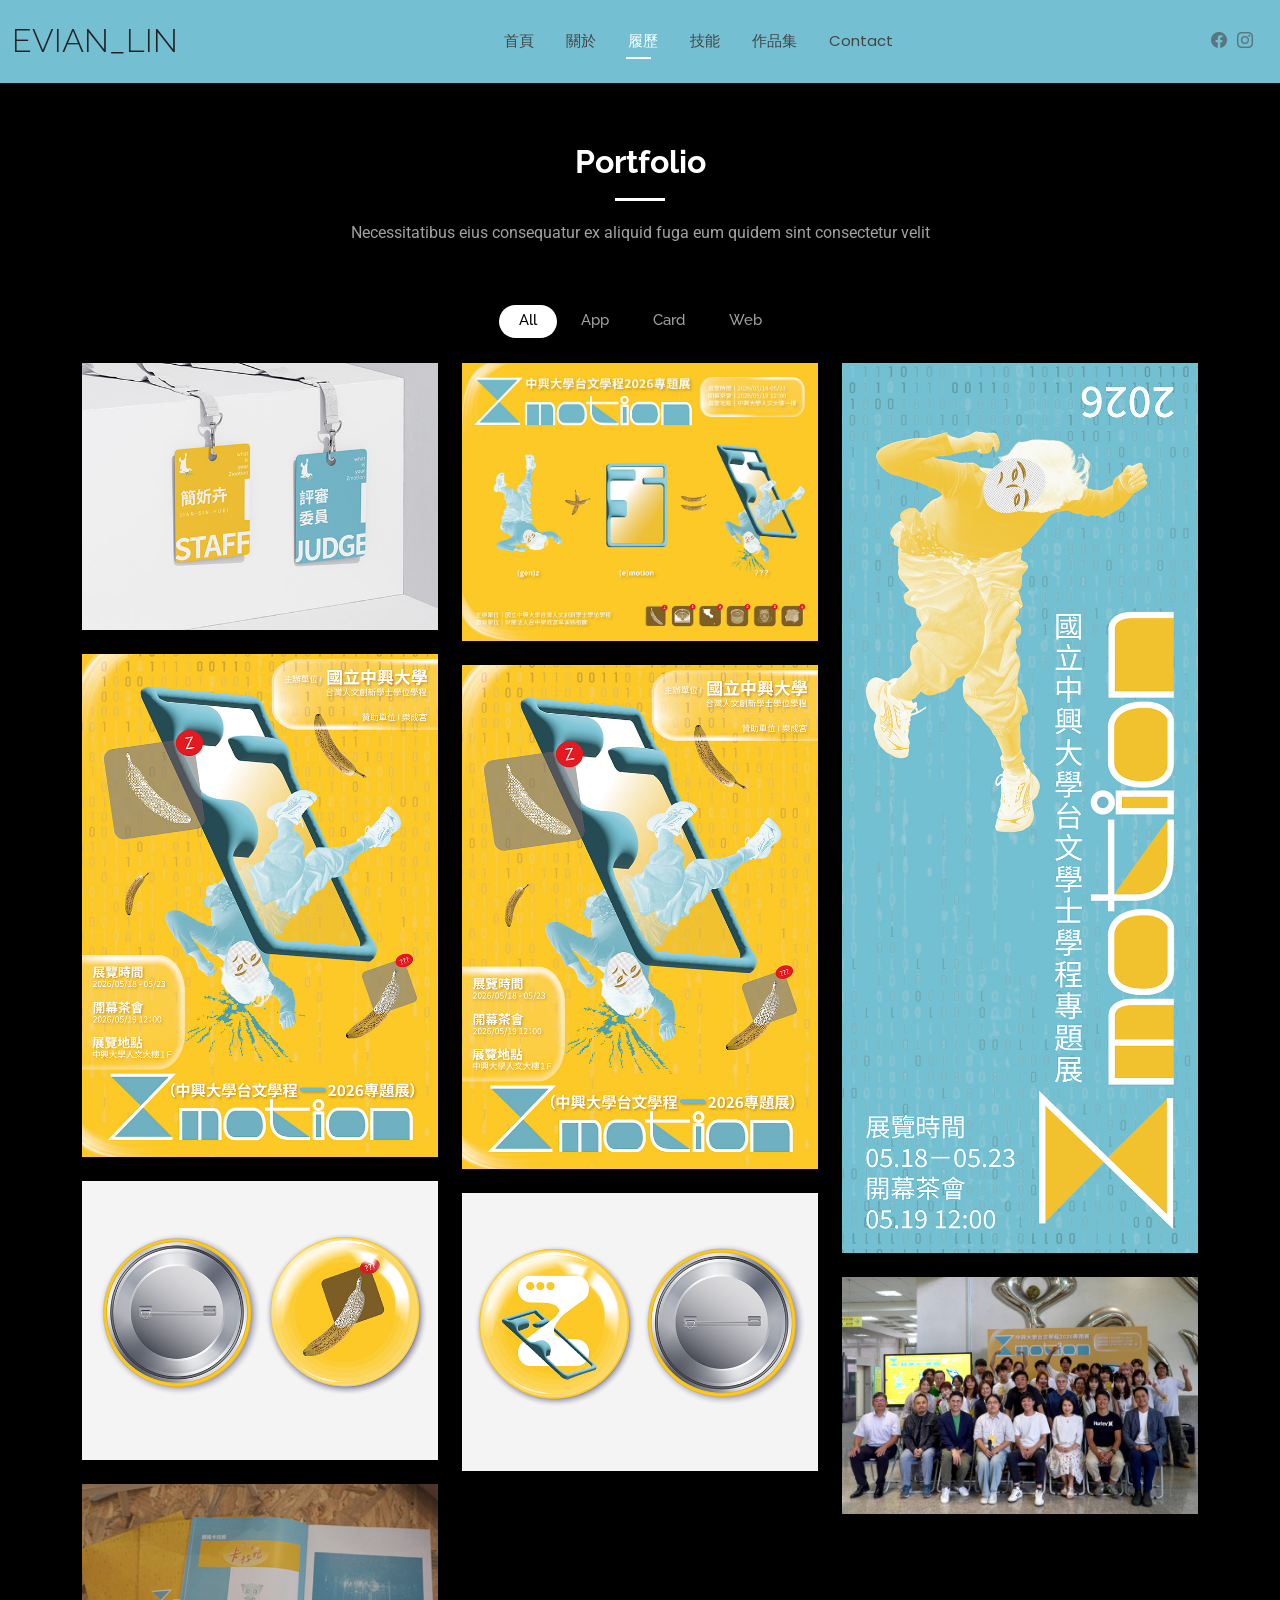
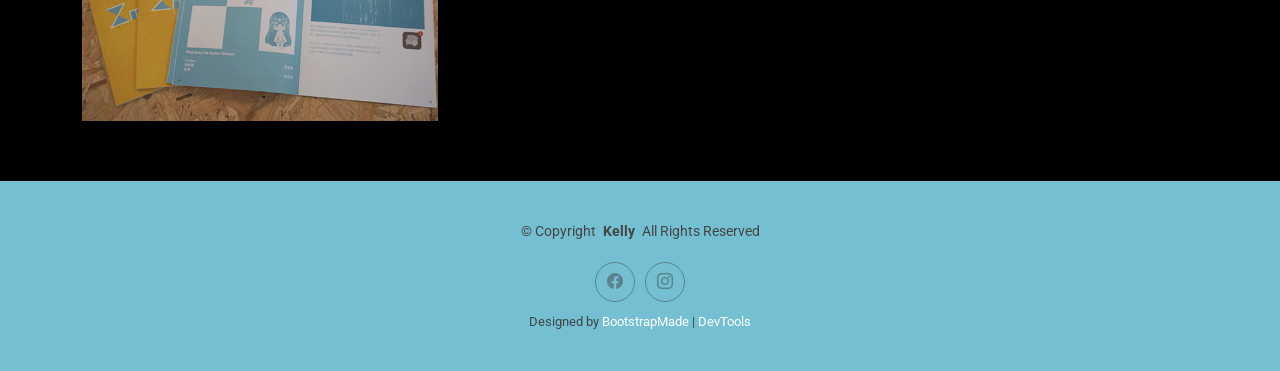
<file: portfolio.html>
<!DOCTYPE html>
<html lang="zh-Hant">

<head>
  <meta charset="utf-8">
  <meta content="width=device-width, initial-scale=1.0" name="viewport">
  <title>Evian_個人履歷</title>
  <meta name="description" content="">
  <meta name="keywords" content="">

  <!-- Favicons -->
  <link href="assets/img/favicon.png" rel="icon">
  <link href="assets/img/apple-touch-icon.png" rel="apple-touch-icon">

  <!-- Fonts -->
  <link href="https://fonts.googleapis.com" rel="preconnect">
  <link href="https://fonts.gstatic.com" rel="preconnect" crossorigin>
  <link href="https://fonts.googleapis.com/css2?family=Roboto:ital,wght@0,100;0,300;0,400;0,500;0,700;0,900;1,100;1,300;1,400;1,500;1,700;1,900&family=Poppins:ital,wght@0,100;0,200;0,300;0,400;0,500;0,600;0,700;0,800;0,900;1,100;1,200;1,300;1,400;1,500;1,600;1,700;1,800;1,900&family=Raleway:ital,wght@0,100;0,200;0,300;0,400;0,500;0,600;0,700;0,800;0,900;1,100;1,200;1,300;1,400;1,500;1,600;1,700;1,800;1,900&display=swap" rel="stylesheet">

  <!-- Vendor CSS Files -->
  <link href="assets/vendor/bootstrap/css/bootstrap.min.css" rel="stylesheet">
  <link href="assets/vendor/bootstrap-icons/bootstrap-icons.css" rel="stylesheet">
  <link href="assets/vendor/aos/aos.css" rel="stylesheet">
  <link href="assets/vendor/swiper/swiper-bundle.min.css" rel="stylesheet">
  <link href="assets/vendor/glightbox/css/glightbox.min.css" rel="stylesheet">

  <!-- Main CSS File -->
  <link href="assets/css/main.css" rel="stylesheet">

  <!-- =======================================================
  * Template Name: Kelly
  * Template URL: https://bootstrapmade.com/kelly-free-bootstrap-cv-resume-html-template/
  * Updated: Aug 07 2024 with Bootstrap v5.3.3
  * Author: BootstrapMade.com
  * License: https://bootstrapmade.com/license/
  ======================================================== -->
</head>

<body class="portfolio-page">

  <header id="header" class="header d-flex align-items-center light-background sticky-top">
    <div class="container-fluid position-relative d-flex align-items-center justify-content-between">

      <a href="index.html" class="logo d-flex align-items-center me-auto me-xl-0">
        <!-- Uncomment the line below if you also wish to use an image logo -->
        <!-- <img src="assets/img/logo.png" alt=""> -->
        <h1 class="sitename">Evian_Lin</h1>
      </a>

      <nav id="navmenu" class="navmenu">
        <ul>
          <li><a href="index.html" >首頁</a></li>
          <li><a href="about.html">關於</a></li>
          <li><a href="resume.html"class="active">履歷</a></li>
          <li><a href="services.html">技能</a></li>
          <li><a href="portfolio-details.html">作品集</a></li>
          <li><a href="contact.html">Contact</a></li>
        </ul>
        <i class="mobile-nav-toggle d-xl-none bi bi-list"></i>
      </nav>

      <div class="header-social-links">
        <a href="https://www.facebook.com/?locale=zh_TW" class="facebook" target="_blank"><i class="bi bi-facebook"></i></a>
        <a href="https://www.instagram.com/" class="instagram" target="_blank"><i class="bi bi-instagram"></i></a>
      </div>

    </div>
  </header>

  <main class="main">

    <!-- Portfolio Section -->
    <section id="portfolio" class="portfolio section">

      <!-- Section Title -->
      <div class="container section-title" data-aos="fade-up">
        <h2>Portfolio</h2>
        <p>Necessitatibus eius consequatur ex aliquid fuga eum quidem sint consectetur velit</p>
      </div><!-- End Section Title -->

      <div class="container">

        <div class="isotope-layout" data-default-filter="*" data-layout="masonry" data-sort="original-order">

          <ul class="portfolio-filters isotope-filters" data-aos="fade-up" data-aos-delay="100">
            <li data-filter="*" class="filter-active">All</li>
            <li data-filter=".filter-app">App</li>
            <li data-filter=".filter-product">Card</li>
            <li data-filter=".filter-branding">Web</li>
          </ul><!-- End Portfolio Filters -->

          <div class="row gy-4 isotope-container" data-aos="fade-up" data-aos-delay="200">

            <div class="col-lg-4 col-md-6 portfolio-item isotope-item filter-app">
              <img src="assets/img/masonry-portfolio/masonry-portfolio-1.jpg" class="img-fluid" alt="">
              <div class="portfolio-info">
                <h4>App 1</h4>
                <p>Lorem ipsum, dolor sit</p>
                <a href="assets/img/masonry-portfolio/masonry-portfolio-1.jpg" title="App 1" data-gallery="portfolio-gallery-app" class="glightbox preview-link"><i class="bi bi-zoom-in"></i></a>
                <a href="portfolio-details.html" title="More Details" class="details-link"><i class="bi bi-link-45deg"></i></a>
              </div>
            </div><!-- End Portfolio Item -->

            <div class="col-lg-4 col-md-6 portfolio-item isotope-item filter-product">
              <img src="assets/img/masonry-portfolio/masonry-portfolio-2.jpg" class="img-fluid" alt="">
              <div class="portfolio-info">
                <h4>Product 1</h4>
                <p>Lorem ipsum, dolor sit</p>
                <a href="assets/img/masonry-portfolio/masonry-portfolio-2.jpg" title="Product 1" data-gallery="portfolio-gallery-product" class="glightbox preview-link"><i class="bi bi-zoom-in"></i></a>
                <a href="portfolio-details.html" title="More Details" class="details-link"><i class="bi bi-link-45deg"></i></a>
              </div>
            </div><!-- End Portfolio Item -->

            <div class="col-lg-4 col-md-6 portfolio-item isotope-item filter-branding">
              <img src="assets/img/masonry-portfolio/masonry-portfolio-3.jpg" class="img-fluid" alt="">
              <div class="portfolio-info">
                <h4>Branding 1</h4>
                <p>Lorem ipsum, dolor sit</p>
                <a href="assets/img/masonry-portfolio/masonry-portfolio-3.jpg" title="Branding 1" data-gallery="portfolio-gallery-branding" class="glightbox preview-link"><i class="bi bi-zoom-in"></i></a>
                <a href="portfolio-details.html" title="More Details" class="details-link"><i class="bi bi-link-45deg"></i></a>
              </div>
            </div><!-- End Portfolio Item -->

            <div class="col-lg-4 col-md-6 portfolio-item isotope-item filter-app">
              <img src="assets/img/masonry-portfolio/masonry-portfolio-4.jpg" class="img-fluid" alt="">
              <div class="portfolio-info">
                <h4>App 2</h4>
                <p>Lorem ipsum, dolor sit</p>
                <a href="assets/img/masonry-portfolio/masonry-portfolio-4.jpg" title="App 2" data-gallery="portfolio-gallery-app" class="glightbox preview-link"><i class="bi bi-zoom-in"></i></a>
                <a href="portfolio-details.html" title="More Details" class="details-link"><i class="bi bi-link-45deg"></i></a>
              </div>
            </div><!-- End Portfolio Item -->

            <div class="col-lg-4 col-md-6 portfolio-item isotope-item filter-product">
              <img src="assets/img/masonry-portfolio/masonry-portfolio-5.jpg" class="img-fluid" alt="">
              <div class="portfolio-info">
                <h4>Product 2</h4>
                <p>Lorem ipsum, dolor sit</p>
                <a href="assets/img/masonry-portfolio/masonry-portfolio-5.jpg" title="Product 2" data-gallery="portfolio-gallery-product" class="glightbox preview-link"><i class="bi bi-zoom-in"></i></a>
                <a href="portfolio-details.html" title="More Details" class="details-link"><i class="bi bi-link-45deg"></i></a>
              </div>
            </div><!-- End Portfolio Item -->

            <div class="col-lg-4 col-md-6 portfolio-item isotope-item filter-branding">
              <img src="assets/img/masonry-portfolio/masonry-portfolio-6.jpg" class="img-fluid" alt="">
              <div class="portfolio-info">
                <h4>Branding 2</h4>
                <p>Lorem ipsum, dolor sit</p>
                <a href="assets/img/masonry-portfolio/masonry-portfolio-6.jpg" title="Branding 2" data-gallery="portfolio-gallery-branding" class="glightbox preview-link"><i class="bi bi-zoom-in"></i></a>
                <a href="portfolio-details.html" title="More Details" class="details-link"><i class="bi bi-link-45deg"></i></a>
              </div>
            </div><!-- End Portfolio Item -->

            <div class="col-lg-4 col-md-6 portfolio-item isotope-item filter-app">
              <img src="assets/img/masonry-portfolio/masonry-portfolio-7.jpg" class="img-fluid" alt="">
              <div class="portfolio-info">
                <h4>App 3</h4>
                <p>Lorem ipsum, dolor sit</p>
                <a href="assets/img/masonry-portfolio/masonry-portfolio-7.jpg" title="App 3" data-gallery="portfolio-gallery-app" class="glightbox preview-link"><i class="bi bi-zoom-in"></i></a>
                <a href="portfolio-details.html" title="More Details" class="details-link"><i class="bi bi-link-45deg"></i></a>
              </div>
            </div><!-- End Portfolio Item -->

            <div class="col-lg-4 col-md-6 portfolio-item isotope-item filter-product">
              <img src="assets/img/masonry-portfolio/masonry-portfolio-8.jpg" class="img-fluid" alt="">
              <div class="portfolio-info">
                <h4>Product 3</h4>
                <p>Lorem ipsum, dolor sit</p>
                <a href="assets/img/masonry-portfolio/masonry-portfolio-8.jpg" title="Product 3" data-gallery="portfolio-gallery-product" class="glightbox preview-link"><i class="bi bi-zoom-in"></i></a>
                <a href="portfolio-details.html" title="More Details" class="details-link"><i class="bi bi-link-45deg"></i></a>
              </div>
            </div><!-- End Portfolio Item -->

            <div class="col-lg-4 col-md-6 portfolio-item isotope-item filter-branding">
              <img src="assets/img/masonry-portfolio/masonry-portfolio-9.jpg" class="img-fluid" alt="">
              <div class="portfolio-info">
                <h4>Branding 3</h4>
                <p>Lorem ipsum, dolor sit</p>
                <a href="assets/img/masonry-portfolio/masonry-portfolio-9.jpg" title="Branding 2" data-gallery="portfolio-gallery-branding" class="glightbox preview-link"><i class="bi bi-zoom-in"></i></a>
                <a href="portfolio-details.html" title="More Details" class="details-link"><i class="bi bi-link-45deg"></i></a>
              </div>
            </div><!-- End Portfolio Item -->

          </div><!-- End Portfolio Container -->

        </div>

      </div>

    </section><!-- /Portfolio Section -->

  </main>

  <footer id="footer" class="footer light-background">

    <div class="container">
      <div class="copyright text-center ">
        <p>© <span>Copyright</span> <strong class="px-1 sitename">Kelly</strong> <span>All Rights Reserved<br></span></p>
      </div>
      <div class="social-links d-flex justify-content-center">
        <a href="https://www.facebook.com/?locale=zh_TW"><i class="bi bi-facebook"></i></a>
        <a href="https://www.instagram.com/"><i class="bi bi-instagram"></i></a>
      </div>
      <div class="credits">
        <!-- All the links in the footer should remain intact. -->
        <!-- You can delete the links only if you've purchased the pro version. -->
        <!-- Licensing information: https://bootstrapmade.com/license/ -->
        <!-- Purchase the pro version with working PHP/AJAX contact form: [buy-url] -->
        Designed by <a href="https://bootstrapmade.com/">BootstrapMade</a> | <a href="https://bootstrapmade.com/tools/">DevTools</a>
      </div>
    </div>

  </footer>

  <!-- Scroll Top -->
  <a href="#" id="scroll-top" class="scroll-top d-flex align-items-center justify-content-center"><i class="bi bi-arrow-up-short"></i></a>

  <!-- Preloader -->
  <div id="preloader"></div>

  <!-- Vendor JS Files -->
  <script src="assets/vendor/bootstrap/js/bootstrap.bundle.min.js"></script>
  <script src="assets/vendor/php-email-form/validate.js"></script>
  <script src="assets/vendor/aos/aos.js"></script>
  <script src="assets/vendor/waypoints/noframework.waypoints.js"></script>
  <script src="assets/vendor/purecounter/purecounter_vanilla.js"></script>
  <script src="assets/vendor/swiper/swiper-bundle.min.js"></script>
  <script src="assets/vendor/glightbox/js/glightbox.min.js"></script>
  <script src="assets/vendor/imagesloaded/imagesloaded.pkgd.min.js"></script>
  <script src="assets/vendor/isotope-layout/isotope.pkgd.min.js"></script>

  <!-- Main JS File -->
  <script src="assets/js/main.js"></script>

</body>

</html>
</file>
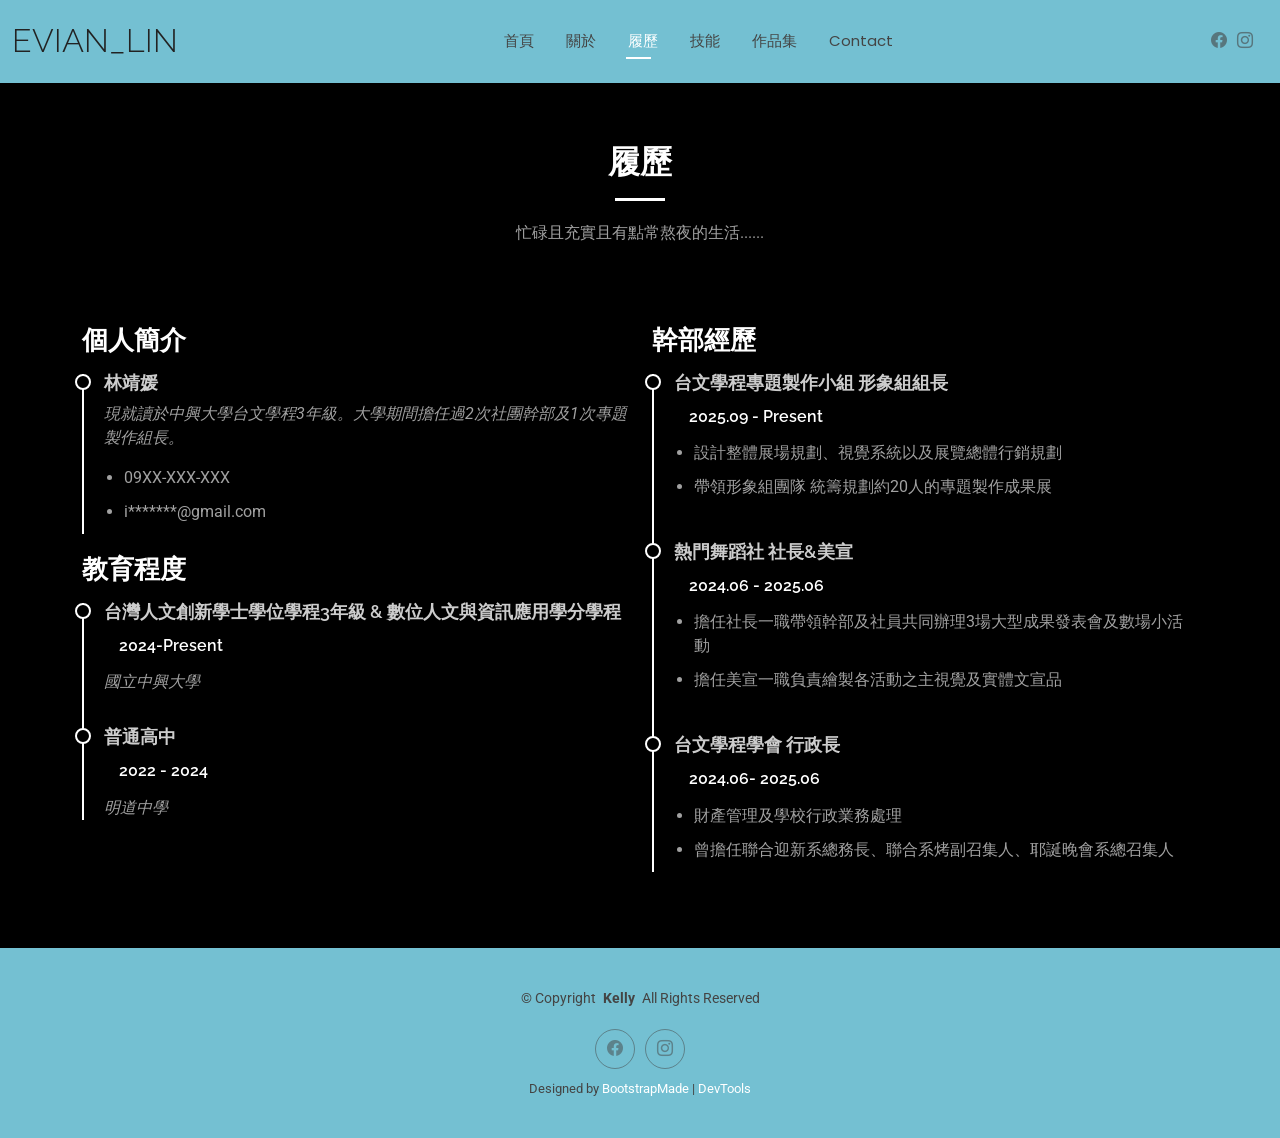
<file: resume.html>
<!DOCTYPE html>
<html lang="zh-Hant">

<head>
  <meta charset="utf-8">
  <meta content="width=device-width, initial-scale=1.0" name="viewport">
  <title>Evian_個人履歷</title>
  <meta name="description" content="">
  <meta name="keywords" content="">

  <!-- Favicons -->
  <link href="assets/img/favicon.png" rel="icon">
  <link href="assets/img/apple-touch-icon.png" rel="apple-touch-icon">

  <!-- Fonts -->
  <link href="https://fonts.googleapis.com" rel="preconnect">
  <link href="https://fonts.gstatic.com" rel="preconnect" crossorigin>
  <link href="https://fonts.googleapis.com/css2?family=Roboto:ital,wght@0,100;0,300;0,400;0,500;0,700;0,900;1,100;1,300;1,400;1,500;1,700;1,900&family=Poppins:ital,wght@0,100;0,200;0,300;0,400;0,500;0,600;0,700;0,800;0,900;1,100;1,200;1,300;1,400;1,500;1,600;1,700;1,800;1,900&family=Raleway:ital,wght@0,100;0,200;0,300;0,400;0,500;0,600;0,700;0,800;0,900;1,100;1,200;1,300;1,400;1,500;1,600;1,700;1,800;1,900&display=swap" rel="stylesheet">

  <!-- Vendor CSS Files -->
  <link href="assets/vendor/bootstrap/css/bootstrap.min.css" rel="stylesheet">
  <link href="assets/vendor/bootstrap-icons/bootstrap-icons.css" rel="stylesheet">
  <link href="assets/vendor/aos/aos.css" rel="stylesheet">
  <link href="assets/vendor/swiper/swiper-bundle.min.css" rel="stylesheet">
  <link href="assets/vendor/glightbox/css/glightbox.min.css" rel="stylesheet">

  <!-- Main CSS File -->
  <link href="assets/css/main.css" rel="stylesheet">

  
  <!-- =======================================================
  * Template Name: Kelly
  * Template URL: https://bootstrapmade.com/kelly-free-bootstrap-cv-resume-html-template/
  * Updated: Aug 07 2024 with Bootstrap v5.3.3
  * Author: BootstrapMade.com
  * License: https://bootstrapmade.com/license/
  ======================================================== -->
</head>

<body class="resume-page">

  <header id="header" class="header d-flex align-items-center light-background sticky-top">
    <div class="container-fluid position-relative d-flex align-items-center justify-content-between">

      <a href="index.html" class="logo d-flex align-items-center me-auto me-xl-0">
        <!-- Uncomment the line below if you also wish to use an image logo -->
        <!-- <img src="assets/img/logo.png" alt=""> -->
        <h1 class="sitename">Evian_Lin</h1>
      </a>

      <nav id="navmenu" class="navmenu">
        <ul>
          <li><a href="index.html" >首頁</a></li>
          <li><a href="about.html">關於</a></li>
          <li><a href="resume.html"class="active">履歷</a></li>
          <li><a href="services.html">技能</a></li>
          <li><a href="portfolio-details.html">作品集</a></li>
          <li><a href="contact.html">Contact</a></li>
        </ul>
        <i class="mobile-nav-toggle d-xl-none bi bi-list"></i>
      </nav>

      <div class="header-social-links">
        <a href="https://www.facebook.com/?locale=zh_TW" class="facebook" target="_blank"><i class="bi bi-facebook"></i></a>
        <a href="https://www.instagram.com/" class="instagram" target="_blank"><i class="bi bi-instagram"></i></a>
      </div>

    </div>
  </header>

  <main class="main">

    <!-- Resume Section -->
    <section id="resume" class="resume section">

      <!-- Section Title -->
      <div class="container section-title" data-aos="fade-up">
        <h2>履歷</h2>
        <p>忙碌且充實且有點常熬夜的生活......</p>
      </div><!-- End Section Title -->

      <div class="container">

        <div class="row">

          <div class="col-lg-6" data-aos="fade-up" data-aos-delay="100">
            <h3 class="resume-title">個人簡介</h3>

            <div class="resume-item pb-0">
              <h4>林靖媛</h4>
              <p><em>現就讀於中興大學台文學程3年級。大學期間擔任過2次社團幹部及1次專題製作組長。</em></p>
              <ul>
                <li>09XX-XXX-XXX</li>
                <li>i*******@gmail.com</li>
              </ul>
            </div><!-- Edn Resume Item -->

            <h3 class="resume-title">教育程度</h3>
            <div class="resume-item">
              <h4>台灣人文創新學士學位學程3年級 &amp; 數位人文與資訊應用學分學程</h4>
              <h5>2024-Present</h5>
              <p><em>國立中興大學</em></p>
              <!--<p></p>-->
            </div><!-- Edn Resume Item -->

            <div class="resume-item">
              <h4>普通高中</h4>
              <h5>2022 - 2024</h5>
              <p><em>明道中學</em></p>
              <!--<p>rum molestiae consequatur neque etlon sader mart dila</p>-->
            </div><!-- Edn Resume Item -->

          </div>

          <div class="col-lg-6" data-aos="fade-up" data-aos-delay="200">
            <h3 class="resume-title">幹部經歷</h3>
            <div class="resume-item">
              <h4>台文學程專題製作小組 形象組組長</h4>
              <h5>2025.09 - Present</h5>
              <!--<p><em>Experion, New York, NY </em></p>-->
              <ul>
                <li>設計整體展場規劃、視覺系統以及展覽總體行銷規劃</li>
                <li>帶領形象組團隊 統籌規劃約20人的專題製作成果展 </li>
                <!--<li></li>-->
                <!--<li></li>-->
              </ul>
            </div><!-- Edn Resume Item -->

            <div class="resume-item">
              <h4>熱門舞蹈社 社長&amp;美宣</h4>
              <h5>2024.06 - 2025.06</h5>
              <!--<p><em>Stepping Stone Advertising, New York, NY</em></p>-->
              <ul>
                <li>擔任社長一職帶領幹部及社員共同辦理3場大型成果發表會及數場小活動</li>
                <li>擔任美宣⼀職負責繪製各活動之主視覺及實體⽂宣品</li>
                <!--<li>Recommended and consulted with clients on the most appropriate graphic design</li>-->
                <!--<li>Created 4+ design presentations and proposals a month for clients and account managers</li>-->
              </ul>

            </div><!-- Edn Resume Item -->
               <div class="resume-item">
              <h4>台文學程學會 行政長</h4>
              <h5>2024.06- 2025.06</h5>
              <!--<p><em>Stepping Stone Advertising, New York, NY</em></p>-->
              <ul>
                <li>財產管理及學校行政業務處理</li>
                <li>曾擔任聯合迎新系總務長、聯合系烤副召集⼈、耶誕晚會系總召集⼈</li>
                <!--<li>Recommended and consulted with clients on the most appropriate graphic design</li>-->
                <!--<li>Created 4+ design presentations and proposals a month for clients and account managers</li>-->
              </ul>
            </div><!-- Edn Resume Item -->

          </div>

        </div>

      </div>

    </section><!-- /Resume Section -->

  </main>

  <footer id="footer" class="footer light-background">

    <div class="container">
      <div class="copyright text-center ">
        <p>© <span>Copyright</span> <strong class="px-1 sitename">Kelly</strong> <span>All Rights Reserved<br></span></p>
      </div>
      <div class="social-links d-flex justify-content-center">
        <a href="https://www.facebook.com/?locale=zh_TW"><i class="bi bi-facebook"></i></a>
        <a href="https://www.instagram.com/"><i class="bi bi-instagram"></i></a>
      </div>
      <div class="credits">
        <!-- All the links in the footer should remain intact. -->
        <!-- You can delete the links only if you've purchased the pro version. -->
        <!-- Licensing information: https://bootstrapmade.com/license/ -->
        <!-- Purchase the pro version with working PHP/AJAX contact form: [buy-url] -->
        Designed by <a href="https://bootstrapmade.com/">BootstrapMade</a> | <a href="https://bootstrapmade.com/tools/">DevTools</a>
      </div>
    </div>

  </footer>

  <!-- Scroll Top -->
  <a href="#" id="scroll-top" class="scroll-top d-flex align-items-center justify-content-center"><i class="bi bi-arrow-up-short"></i></a>

  <!-- Preloader -->
  <div id="preloader"></div>

  <!-- Vendor JS Files -->
  <script src="assets/vendor/bootstrap/js/bootstrap.bundle.min.js"></script>
  <script src="assets/vendor/php-email-form/validate.js"></script>
  <script src="assets/vendor/aos/aos.js"></script>
  <script src="assets/vendor/waypoints/noframework.waypoints.js"></script>
  <script src="assets/vendor/purecounter/purecounter_vanilla.js"></script>
  <script src="assets/vendor/swiper/swiper-bundle.min.js"></script>
  <script src="assets/vendor/glightbox/js/glightbox.min.js"></script>
  <script src="assets/vendor/imagesloaded/imagesloaded.pkgd.min.js"></script>
  <script src="assets/vendor/isotope-layout/isotope.pkgd.min.js"></script>

  <!-- Main JS File -->
  <script src="assets/js/main.js"></script>

</body>

</html>
</file>
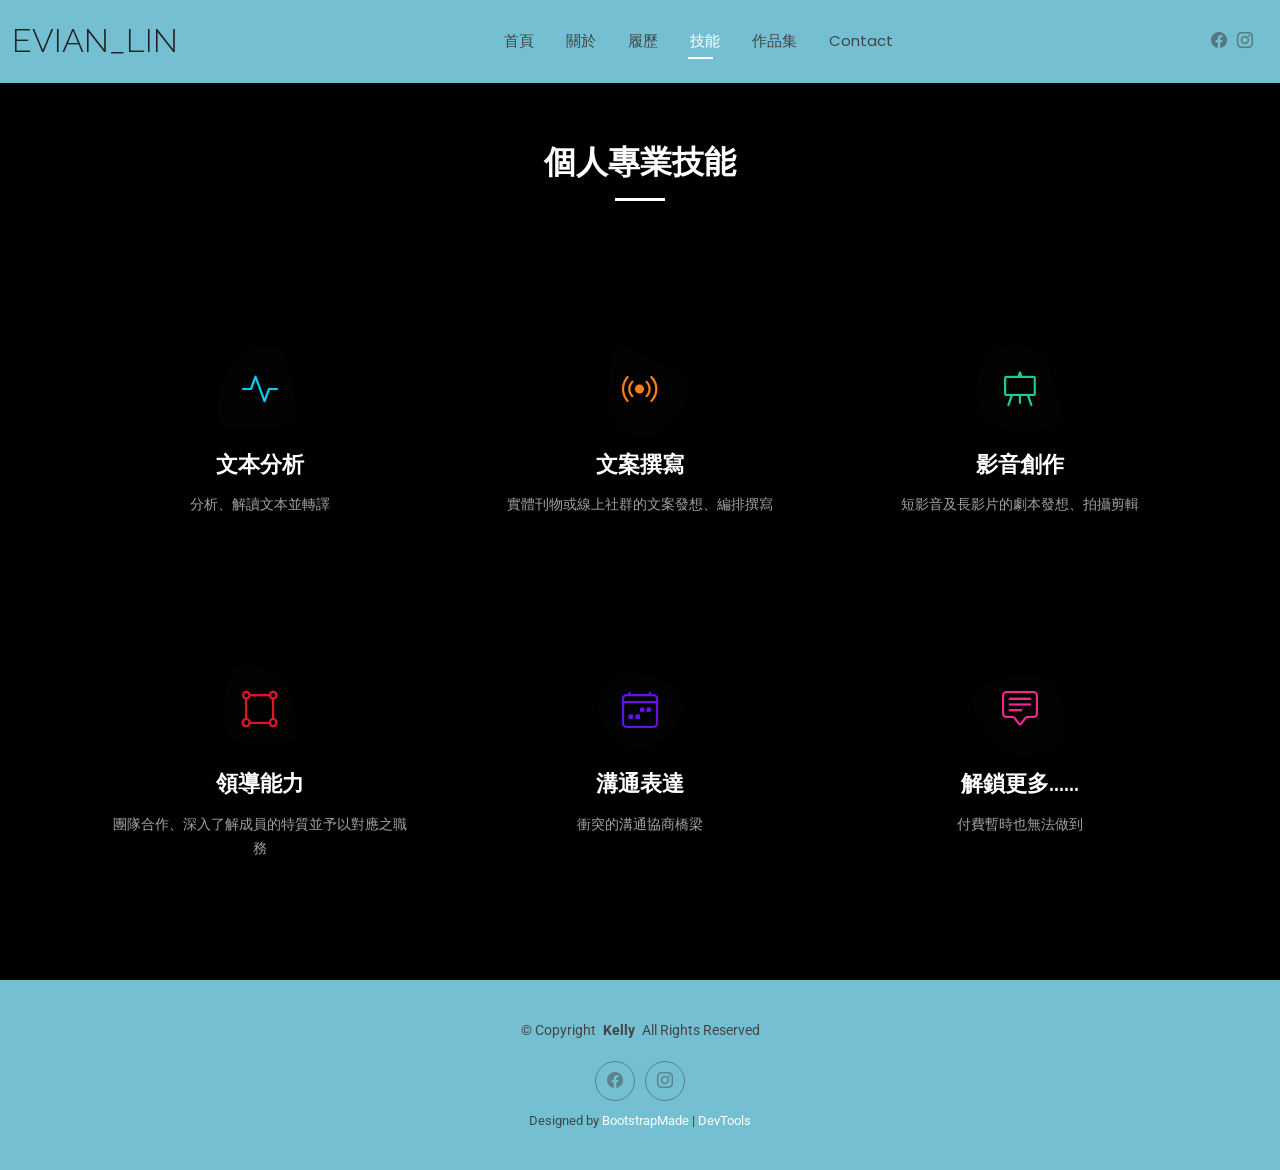
<file: services.html>
<!DOCTYPE html>
<html lang="zh-Hant">

<head>
  <meta charset="utf-8">
  <meta content="width=device-width, initial-scale=1.0" name="viewport">
  <title>Evian_個人履歷</title>
  <meta name="description" content="">
  <meta name="keywords" content="">

  <!-- Favicons -->
  <link href="assets/img/favicon.png" rel="icon">
  <link href="assets/img/apple-touch-icon.png" rel="apple-touch-icon">

  <!-- Fonts -->
  <link href="https://fonts.googleapis.com" rel="preconnect">
  <link href="https://fonts.gstatic.com" rel="preconnect" crossorigin>
  <link href="https://fonts.googleapis.com/css2?family=Roboto:ital,wght@0,100;0,300;0,400;0,500;0,700;0,900;1,100;1,300;1,400;1,500;1,700;1,900&family=Poppins:ital,wght@0,100;0,200;0,300;0,400;0,500;0,600;0,700;0,800;0,900;1,100;1,200;1,300;1,400;1,500;1,600;1,700;1,800;1,900&family=Raleway:ital,wght@0,100;0,200;0,300;0,400;0,500;0,600;0,700;0,800;0,900;1,100;1,200;1,300;1,400;1,500;1,600;1,700;1,800;1,900&display=swap" rel="stylesheet">

  <!-- Vendor CSS Files -->
  <link href="assets/vendor/bootstrap/css/bootstrap.min.css" rel="stylesheet">
  <link href="assets/vendor/bootstrap-icons/bootstrap-icons.css" rel="stylesheet">
  <link href="assets/vendor/aos/aos.css" rel="stylesheet">
  <link href="assets/vendor/swiper/swiper-bundle.min.css" rel="stylesheet">
  <link href="assets/vendor/glightbox/css/glightbox.min.css" rel="stylesheet">

  <!-- Main CSS File -->
  <link href="assets/css/main.css" rel="stylesheet">

  <!-- =======================================================
  * Template Name: Kelly
  * Template URL: https://bootstrapmade.com/kelly-free-bootstrap-cv-resume-html-template/
  * Updated: Aug 07 2024 with Bootstrap v5.3.3
  * Author: BootstrapMade.com
  * License: https://bootstrapmade.com/license/
  ======================================================== -->
</head>

<body class="services-page">

  <header id="header" class="header d-flex align-items-center light-background sticky-top">
    <div class="container-fluid position-relative d-flex align-items-center justify-content-between">

      <a href="index.html" class="logo d-flex align-items-center me-auto me-xl-0">
        <!-- Uncomment the line below if you also wish to use an image logo -->
        <!-- <img src="assets/img/logo.png" alt=""> -->
        <h1 class="sitename">Evian_Lin</h1>
      </a>

      <nav id="navmenu" class="navmenu">
        <ul>
          <li><a href="index.html" >首頁</a></li>
          <li><a href="about.html">關於</a></li>
          <li><a href="resume.html">履歷</a></li>
          <li><a href="services.html"class="active">技能</a></li>
          <li><a href="portfolio-details.html">作品集</a></li>
          <li><a href="contact.html">Contact</a></li>
        </ul>
        <i class="mobile-nav-toggle d-xl-none bi bi-list"></i>
      </nav>

      <div class="header-social-links">
        <a href="https://www.facebook.com/?locale=zh_TW" class="facebook" target="_blank"><i class="bi bi-facebook"></i></a>
        <a href="https://www.instagram.com/" class="instagram" target="_blank"><i class="bi bi-instagram"></i></a>
      </div>

    </div>
  </header>

  <main class="main">

    <!-- Services Section -->
    <section id="services" class="services section">

      <!-- Section Title -->
      <div class="container section-title" data-aos="fade-up">
        <h2>個人專業技能</h2>
        <!--<p>Necessitatibus eius consequatur ex aliquid fuga eum quidem sint consectetur velit</p>-->
      </div><!-- End Section Title -->

      <div class="container">

        <div class="row gy-4">

          <div class="col-lg-4 col-md-6" data-aos="fade-up" data-aos-delay="100">
            <div class="service-item item-cyan position-relative">
              <div class="icon">
                <svg width="100" height="100" viewBox="0 0 600 600" xmlns="http://www.w3.org/2000/svg">
                  <path stroke="none" stroke-width="0" fill="#f5f5f5" d="M300,521.0016835830174C376.1290562159157,517.8887921683347,466.0731472004068,529.7835943286574,510.70327084640275,468.03025145048787C554.3714126377745,407.6079735673963,508.03601936045806,328.9844924480964,491.2728898941984,256.3432110539036C474.5976632858925,184.082847569629,479.9380746630129,96.60480741107993,416.23090153303,58.64404602377083C348.86323505073057,18.502131276798302,261.93793281208167,40.57373210992963,193.5410806939664,78.93577620505333C130.42746243093433,114.334589627462,98.30271207620316,179.96522072025542,76.75703585869454,249.04625023123273C51.97151888228291,328.5150500222984,13.704378332031375,421.85034740162234,66.52175969318436,486.19268352777647C119.04800174914682,550.1803526380478,217.28368757567262,524.383925680826,300,521.0016835830174"></path>
                </svg>
                <i class="bi bi-activity"></i>
              </div>
              <a href="#" class="stretched-link">
                <h3>文本分析</h3>
              </a>
              <p>分析、解讀文本並轉譯</p>
            </div>
          </div><!-- End Service Item -->

          <div class="col-lg-4 col-md-6" data-aos="fade-up" data-aos-delay="200">
            <div class="service-item item-orange position-relative">
              <div class="icon">
                <svg width="100" height="100" viewBox="0 0 600 600" xmlns="http://www.w3.org/2000/svg">
                  <path stroke="none" stroke-width="0" fill="#f5f5f5" d="M300,582.0697525312426C382.5290701553225,586.8405444964366,449.9789794690241,525.3245884688669,502.5850820975895,461.55621195738473C556.606425686781,396.0723002908107,615.8543463187945,314.28637112970534,586.6730223649479,234.56875336149918C558.9533121215079,158.8439757836574,454.9685369536778,164.00468322053177,381.49747125262974,130.76875717737553C312.15926192815925,99.40240125094834,248.97055460311594,18.661163978235184,179.8680185752513,50.54337015887873C110.5421016452524,82.52863877960104,119.82277516462835,180.83849132639028,109.12597500060166,256.43424936330496C100.08760227029461,320.3096726198365,92.17705696193138,384.0621239912766,124.79988738764834,439.7174275375508C164.83382741302287,508.01625554203684,220.96474134820875,577.5009287672846,300,582.0697525312426"></path>
                </svg>
                <i class="bi bi-broadcast"></i>
              </div>
              <a href="#" class="stretched-link">
                <h3>文案撰寫</h3>
              </a>
              <p>實體刊物或線上社群的文案發想、編排撰寫</p>
            </div>
          </div><!-- End Service Item -->

          <div class="col-lg-4 col-md-6" data-aos="fade-up" data-aos-delay="300">
            <div class="service-item item-teal position-relative">
              <div class="icon">
                <svg width="100" height="100" viewBox="0 0 600 600" xmlns="http://www.w3.org/2000/svg">
                  <path stroke="none" stroke-width="0" fill="#f5f5f5" d="M300,541.5067337569781C382.14930387511276,545.0595476570109,479.8736841581634,548.3450877840088,526.4010558755058,480.5488172755941C571.5218469581645,414.80211281144784,517.5187510058486,332.0715597781072,496.52539010469104,255.14436215662573C477.37192572678356,184.95920475031193,473.57363656557914,105.61284051026155,413.0603344069578,65.22779650032875C343.27470386102294,18.654635553484475,251.2091493199835,5.337323636656869,175.0934190732945,40.62881213300186C97.87086631185822,76.43348514350839,51.98124368387456,156.15599469081315,36.44837278890362,239.84606092416172C21.716077023791087,319.22268207091537,43.775223500013084,401.1760424656574,96.891909868211,461.97329694683043C147.22146801428983,519.5804099606455,223.5754009179313,538.201503339737,300,541.5067337569781"></path>
                </svg>
                <i class="bi bi-easel"></i>
              </div>
              <a href="#" class="stretched-link">
                <h3>影音創作</h3>
              </a>
              <p>短影音及長影片的劇本發想、拍攝剪輯</p>
            </div>
          </div><!-- End Service Item -->

          <div class="col-lg-4 col-md-6" data-aos="fade-up" data-aos-delay="400">
            <div class="service-item item-red position-relative">
              <div class="icon">
                <svg width="100" height="100" viewBox="0 0 600 600" xmlns="http://www.w3.org/2000/svg">
                  <path stroke="none" stroke-width="0" fill="#f5f5f5" d="M300,503.46388370962813C374.79870501325706,506.71871716319447,464.8034551963731,527.1746412648533,510.4981551193396,467.86667711651364C555.9287308511215,408.9015244558933,512.6030010748507,327.5744911775523,490.211057578863,256.5855673507754C471.097692560561,195.9906835881958,447.69079081568157,138.11976852964426,395.19560036434837,102.3242989838813C329.3053358748298,57.3949838291264,248.02791733380457,8.279543830951368,175.87071277845988,42.242879143198664C103.41431057327972,76.34704239035025,93.79494320519305,170.9812938413882,81.28167332365135,250.07896920659033C70.17666984294237,320.27484674793965,64.84698225790005,396.69656628748305,111.28512138212992,450.4950937839243C156.20124167950087,502.5303643271138,231.32542653798444,500.4755392045468,300,503.46388370962813"></path>
                </svg>
                <i class="bi bi-bounding-box-circles"></i>
              </div>
              <a href="#" class="stretched-link">
                <h3>領導能力</h3>
              </a>
              <p>團隊合作、深入了解成員的特質並予以對應之職務</p>
              <a href="#" class="stretched-link"></a>
            </div>
          </div><!-- End Service Item -->

          <div class="col-lg-4 col-md-6" data-aos="fade-up" data-aos-delay="500">
            <div class="service-item item-indigo position-relative">
              <div class="icon">
                <svg width="100" height="100" viewBox="0 0 600 600" xmlns="http://www.w3.org/2000/svg">
                  <path stroke="none" stroke-width="0" fill="#f5f5f5" d="M300,532.3542879108572C369.38199826031484,532.3153073249985,429.10787420159085,491.63046689027357,474.5244479745417,439.17860296908856C522.8885846962883,383.3225815378663,569.1668002868075,314.3205725914397,550.7432151929288,242.7694973846089C532.6665558377875,172.5657663291529,456.2379748765914,142.6223662098291,390.3689995646985,112.34683881706744C326.66090330228417,83.06452184765237,258.84405631176094,53.51806209861945,193.32584062364296,78.48882559362697C121.61183558270385,105.82097193414197,62.805066853699245,167.19869350419734,48.57481801355237,242.6138429142374C34.843463184063346,315.3850353017275,76.69343916112496,383.4422959591041,125.22947124332185,439.3748458443577C170.7312796277747,491.8107796887764,230.57421082200815,532.3932930995766,300,532.3542879108572"></path>
                </svg>
                <i class="bi bi-calendar4-week icon"></i>
              </div>
              <a href="#" class="stretched-link">
                <h3>溝通表達</h3>
              </a>
              <p>衝突的溝通協商橋梁</p>
              <a href="#" class="stretched-link"></a>
            </div>
          </div><!-- End Service Item -->

          <div class="col-lg-4 col-md-6" data-aos="fade-up" data-aos-delay="600">
            <div class="service-item item-pink position-relative">
              <div class="icon">
                <svg width="100" height="100" viewBox="0 0 600 600" xmlns="http://www.w3.org/2000/svg">
                  <path stroke="none" stroke-width="0" fill="#f5f5f5" d="M300,566.797414625762C385.7384707136149,576.1784315230908,478.7894351017131,552.8928747891023,531.9192734346935,484.94944893311C584.6109503024035,417.5663521118492,582.489472248146,322.67544863468447,553.9536738515405,242.03673114598146C529.1557734026468,171.96086150256528,465.24506316201064,127.66468636344209,395.9583748389544,100.7403814666027C334.2173773831606,76.7482773500951,269.4350130405921,84.62216499799875,207.1952322260088,107.2889140133804C132.92018162631612,134.33871894543012,41.79353780512637,160.00259165414826,22.644507872594943,236.69541883565114C3.319112789854554,314.0945973066697,72.72355303640163,379.243833228382,124.04198916343866,440.3218312028393C172.9286146004772,498.5055451809895,224.45579914871206,558.5317968840102,300,566.797414625762"></path>
                </svg>
                <i class="bi bi-chat-square-text"></i>
              </div>
              <a href="#" class="stretched-link">
                <h3>解鎖更多......</h3>
              </a>
              <p>付費暫時也無法做到</p>
              <a href="#" class="stretched-link"></a>
            </div>
          </div><!-- End Service Item -->

        </div>

      </div>

    </section><!-- /Services Section -->

  </main>

  <footer id="footer" class="footer light-background">

    <div class="container">
      <div class="copyright text-center ">
        <p>© <span>Copyright</span> <strong class="px-1 sitename">Kelly</strong> <span>All Rights Reserved<br></span></p>
      </div>
      <div class="social-links d-flex justify-content-center">
        <a href="https://www.facebook.com/?locale=zh_TW"><i class="bi bi-facebook"></i></a>
        <a href="https://www.instagram.com/"><i class="bi bi-instagram"></i></a>
      </div>
      <div class="credits">
        <!-- All the links in the footer should remain intact. -->
        <!-- You can delete the links only if you've purchased the pro version. -->
        <!-- Licensing information: https://bootstrapmade.com/license/ -->
        <!-- Purchase the pro version with working PHP/AJAX contact form: [buy-url] -->
        Designed by <a href="https://bootstrapmade.com/">BootstrapMade</a> | <a href="https://bootstrapmade.com/tools/">DevTools</a>
      </div>
    </div>

  </footer>

  <!-- Scroll Top -->
  <a href="#" id="scroll-top" class="scroll-top d-flex align-items-center justify-content-center"><i class="bi bi-arrow-up-short"></i></a>

  <!-- Preloader -->
  <div id="preloader"></div>

  <!-- Vendor JS Files -->
  <script src="assets/vendor/bootstrap/js/bootstrap.bundle.min.js"></script>
  <script src="assets/vendor/php-email-form/validate.js"></script>
  <script src="assets/vendor/aos/aos.js"></script>
  <script src="assets/vendor/waypoints/noframework.waypoints.js"></script>
  <script src="assets/vendor/purecounter/purecounter_vanilla.js"></script>
  <script src="assets/vendor/swiper/swiper-bundle.min.js"></script>
  <script src="assets/vendor/glightbox/js/glightbox.min.js"></script>
  <script src="assets/vendor/imagesloaded/imagesloaded.pkgd.min.js"></script>
  <script src="assets/vendor/isotope-layout/isotope.pkgd.min.js"></script>

  <!-- Main JS File -->
  <script src="assets/js/main.js"></script>

</body>

</html>
</file>
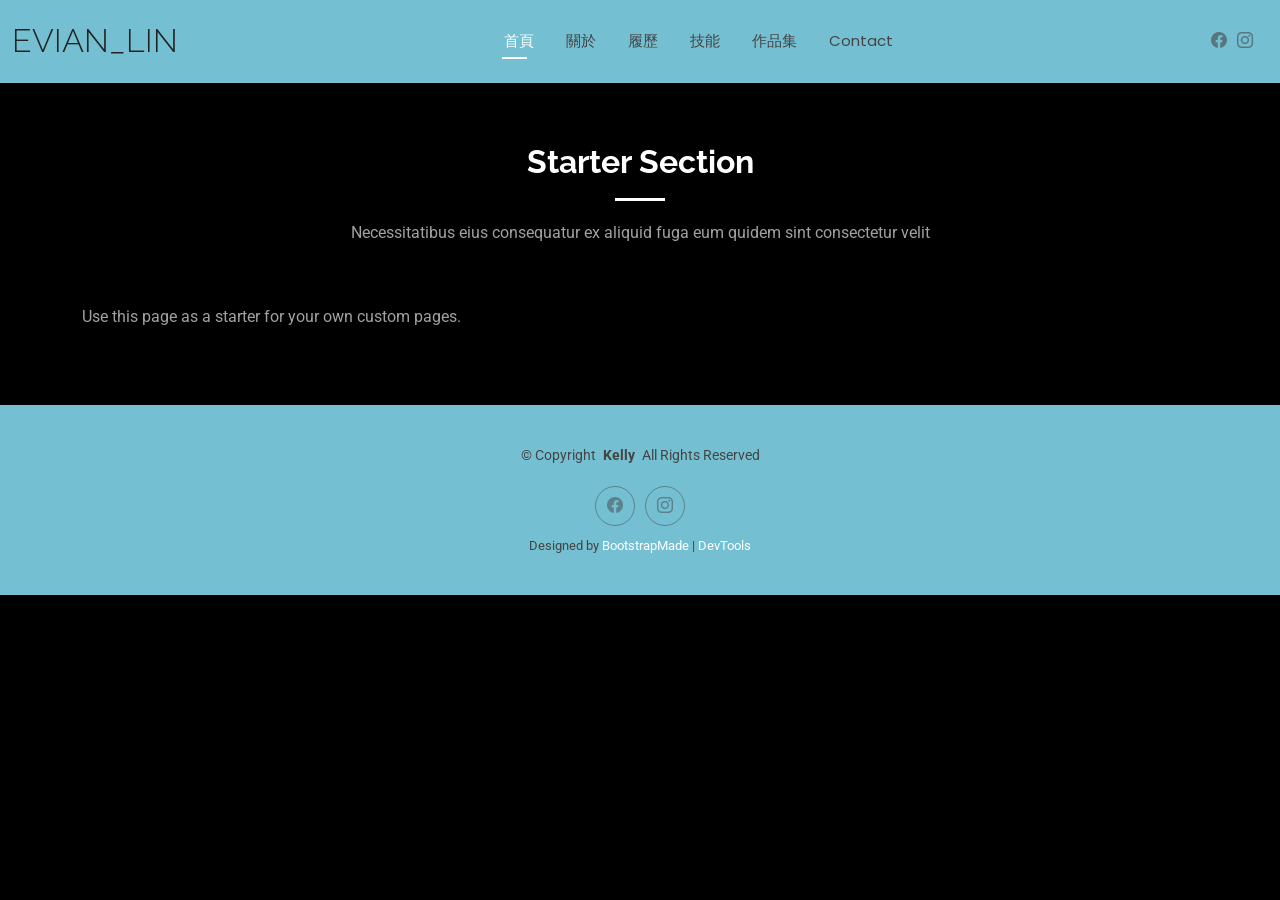
<file: starter-page.html>
<!DOCTYPE html>
<html lang="zh-Hant">

<head>
  <meta charset="utf-8">
  <meta content="width=device-width, initial-scale=1.0" name="viewport">
  <title>Evian_個人履歷</title>
  <meta name="description" content="">
  <meta name="keywords" content="">

  <!-- Favicons -->
  <link href="assets/img/favicon.png" rel="icon">
  <link href="assets/img/apple-touch-icon.png" rel="apple-touch-icon">

  <!-- Fonts -->
  <link href="https://fonts.googleapis.com" rel="preconnect">
  <link href="https://fonts.gstatic.com" rel="preconnect" crossorigin>
  <link href="https://fonts.googleapis.com/css2?family=Roboto:ital,wght@0,100;0,300;0,400;0,500;0,700;0,900;1,100;1,300;1,400;1,500;1,700;1,900&family=Poppins:ital,wght@0,100;0,200;0,300;0,400;0,500;0,600;0,700;0,800;0,900;1,100;1,200;1,300;1,400;1,500;1,600;1,700;1,800;1,900&family=Raleway:ital,wght@0,100;0,200;0,300;0,400;0,500;0,600;0,700;0,800;0,900;1,100;1,200;1,300;1,400;1,500;1,600;1,700;1,800;1,900&display=swap" rel="stylesheet">

  <!-- Vendor CSS Files -->
  <link href="assets/vendor/bootstrap/css/bootstrap.min.css" rel="stylesheet">
  <link href="assets/vendor/bootstrap-icons/bootstrap-icons.css" rel="stylesheet">
  <link href="assets/vendor/aos/aos.css" rel="stylesheet">
  <link href="assets/vendor/swiper/swiper-bundle.min.css" rel="stylesheet">
  <link href="assets/vendor/glightbox/css/glightbox.min.css" rel="stylesheet">

  <!-- Main CSS File -->
  <link href="assets/css/main.css" rel="stylesheet">

  <!-- =======================================================
  * Template Name: Kelly
  * Template URL: https://bootstrapmade.com/kelly-free-bootstrap-cv-resume-html-template/
  * Updated: Aug 07 2024 with Bootstrap v5.3.3
  * Author: BootstrapMade.com
  * License: https://bootstrapmade.com/license/
  ======================================================== -->
</head>

<body class="starter-page-page">

  <header id="header" class="header d-flex align-items-center light-background sticky-top">
    <div class="container-fluid position-relative d-flex align-items-center justify-content-between">

      <a href="index.html" class="logo d-flex align-items-center me-auto me-xl-0">
        <!-- Uncomment the line below if you also wish to use an image logo -->
        <!-- <img src="assets/img/logo.png" alt=""> -->
        <h1 class="sitename">Evian_Lin</h1>
      </a>

      <nav id="navmenu" class="navmenu">
        <ul>
          <li><a href="index.html" class="active">首頁</a></li>
          <li><a href="about.html">關於</a></li>
          <li><a href="resume.html">履歷</a></li>
          <li><a href="services.html">技能</a></li>
          <li><a href="portfolio-details.html">作品集</a></li>
          <li><a href="contact.html">Contact</a></li>
        </ul>
        <i class="mobile-nav-toggle d-xl-none bi bi-list"></i>
      </nav>

      <div class="header-social-links">
        <a href="https://www.facebook.com/?locale=zh_TW" class="facebook" target="_blank"><i class="bi bi-facebook"></i></a>
        <a href="https://www.instagram.com/" class="instagram" target="_blank"><i class="bi bi-instagram"></i></a>
      </div>

    </div>
  </header>

  <main class="main">

    <!-- Starter Section Section -->
    <section id="starter-section" class="starter-section section">

      <!-- Section Title -->
      <div class="container section-title" data-aos="fade-up">
        <h2>Starter Section</h2>
        <p>Necessitatibus eius consequatur ex aliquid fuga eum quidem sint consectetur velit</p>
      </div><!-- End Section Title -->

      <div class="container" data-aos="fade-up">
        <p>Use this page as a starter for your own custom pages.</p>
      </div>

    </section><!-- /Starter Section Section -->

  </main>

  <footer id="footer" class="footer light-background">

    <div class="container">
      <div class="copyright text-center ">
        <p>© <span>Copyright</span> <strong class="px-1 sitename">Kelly</strong> <span>All Rights Reserved<br></span></p>
      </div>
      <div class="social-links d-flex justify-content-center">
        <a href="https://www.facebook.com/?locale=zh_TW"><i class="bi bi-facebook"></i></a>
        <a href="https://www.instagram.com/"><i class="bi bi-instagram"></i></a>
      </div>
      <div class="credits">
        <!-- All the links in the footer should remain intact. -->
        <!-- You can delete the links only if you've purchased the pro version. -->
        <!-- Licensing information: https://bootstrapmade.com/license/ -->
        <!-- Purchase the pro version with working PHP/AJAX contact form: [buy-url] -->
        Designed by <a href="https://bootstrapmade.com/">BootstrapMade</a> | <a href="https://bootstrapmade.com/tools/">DevTools</a>
      </div>
    </div>

  </footer>

  <!-- Scroll Top -->
  <a href="#" id="scroll-top" class="scroll-top d-flex align-items-center justify-content-center"><i class="bi bi-arrow-up-short"></i></a>

  <!-- Preloader -->
  <div id="preloader"></div>

  <!-- Vendor JS Files -->
  <script src="assets/vendor/bootstrap/js/bootstrap.bundle.min.js"></script>
  <script src="assets/vendor/php-email-form/validate.js"></script>
  <script src="assets/vendor/aos/aos.js"></script>
  <script src="assets/vendor/waypoints/noframework.waypoints.js"></script>
  <script src="assets/vendor/purecounter/purecounter_vanilla.js"></script>
  <script src="assets/vendor/swiper/swiper-bundle.min.js"></script>
  <script src="assets/vendor/glightbox/js/glightbox.min.js"></script>
  <script src="assets/vendor/imagesloaded/imagesloaded.pkgd.min.js"></script>
  <script src="assets/vendor/isotope-layout/isotope.pkgd.min.js"></script>

  <!-- Main JS File -->
  <script src="assets/js/main.js"></script>

</body>

</html>
</file>
<file: assets/css/main.css>
/**
* Template Name: Kelly
* Template URL: https://bootstrapmade.com/kelly-free-bootstrap-cv-resume-html-template/
* Updated: Aug 07 2024 with Bootstrap v5.3.3
* Author: BootstrapMade.com
* License: https://bootstrapmade.com/license/
*/

/*--------------------------------------------------------------
# Font & Color Variables
# Help: https://bootstrapmade.com/color-system/
--------------------------------------------------------------*/
/* Fonts */
:root {
  --default-font: "Roboto",  system-ui, -apple-system, "Segoe UI", Roboto, "Helvetica Neue", Arial, "Noto Sans", "Liberation Sans", sans-serif, "Apple Color Emoji", "Segoe UI Emoji", "Segoe UI Symbol", "Noto Color Emoji";
  --heading-font: "Raleway",  sans-serif;
  --nav-font: "Poppins",  sans-serif;
}

/* Global Colors - The following color variables are used throughout the website. Updating them here will change the color scheme of the entire website */
:root { 
  --background-color: #000; /* Background color for the entire website, including individual sections */
  --default-color: #444444; /* Default color used for the majority of the text content across the entire website */
  --heading-color: #222222; /* Color for headings, subheadings and title throughout the website */
  --accent-color: #fff; /* Accent color that represents your brand on the website. It's used for buttons, links, and other elements that need to stand out */
  --surface-color: #000; /* The surface color is used as a background of boxed elements within sections, such as cards, icon boxes, or other elements that require a visual separation from the global background. */
  --contrast-color: #000; /* Contrast color for text, ensuring readability against backgrounds of accent, heading, or default colors. */
}

/* Nav Menu Colors - The following color variables are used specifically for the navigation menu. They are separate from the global colors to allow for more customization options */
:root {
  --nav-color: #444444;  /* The default color of the main navmenu links */
  --nav-hover-color: #fff; /* Applied to main navmenu links when they are hovered over or active */
  --nav-mobile-background-color: #000; /* Used as the background color for mobile navigation menu */
  --nav-dropdown-background-color: #000; /* Used as the background color for dropdown items that appear when hovering over primary navigation items */
  --nav-dropdown-color: #444444; /* Used for navigation links of the dropdown items in the navigation menu. */
  --nav-dropdown-hover-color: #fff; /* Similar to --nav-hover-color, this color is applied to dropdown navigation links when they are hovered over. */
}

/* Color Presets - These classes override global colors when applied to any section or element, providing reuse of the sam color scheme. */

.light-background {
  --background-color: #74c0d2;
  --surface-color: #000;
}

.dark-background {
  --background-color: #060606;
  --default-color: #000;
  --heading-color: #000;
  --surface-color: #252525;
  --contrast-color: #000;
}

/* Smooth scroll */
:root {
  scroll-behavior: smooth;
}

/*--------------------------------------------------------------
# General Styling & Shared Classes
--------------------------------------------------------------*/
body {
  color: var(--default-color);
  background-color: var(--background-color);
  font-family: var(--default-font);
}

a {
  color: var(--accent-color);
  text-decoration: none;
  transition: 0.3s;
}

a:hover {
  color: color-mix(in srgb, var(--accent-color), transparent 25%);
  text-decoration: none;
}

h1,
h2,
h3,
h4,
h5,
h6 {
  color: #fff;
  font-family: var(--heading-font);
}

/* PHP Email Form Messages
------------------------------*/
.php-email-form .error-message {display: none !important;
  visibility: hidden !important; /* 隱藏元素 */
  opacity: 0 !important;          /* 變成完全透明 */
  height: 0 !important;           /* 高度歸零 */
  padding: 0 !important;          /* 內邊距歸零（消滅紅色大區塊） */
  margin: 0 !important;           /* 外邊距歸零 */
  border: none !important;        /* 拔掉任何邊框 */
  font-size: 0 !important;        /* 字體縮小到不見 */
}

.php-email-form .sent-message {
  display: none;
  color: #000;
  background: #059652;
  text-align: center;
  padding: 15px;
  margin-bottom: 24px;
  font-weight: 600;
}

.php-email-form .loading {
  display: none;
  background: var(--surface-color);
  text-align: center;
  padding: 15px;
  margin-bottom: 24px;
}

.php-email-form .loading:before {
  content: "";
  display: inline-block;
  border-radius: 50%;
  width: 24px;
  height: 24px;
  margin: 0 10px -6px 0;
  border: 3px solid var(--accent-color);
  border-top-color: var(--surface-color);
  animation: php-email-form-loading 1s linear infinite;
}

@keyframes php-email-form-loading {
  0% {
    transform: rotate(0deg);
  }

  100% {
    transform: rotate(360deg);
  }
}

/*--------------------------------------------------------------
# Global Header
--------------------------------------------------------------*/
.header {
  color: var(--default-color);
  background-color: var(--background-color);
  padding: 15px 0;
  transition: all 0.5s;
  z-index: 997;
  box-shadow: 0px 0 18px rgba(0, 0, 0, 0.1);
}

.header .logo {
  line-height: 1;
}

.header .logo img {
  max-height: 36px;
  margin-right: 8px;
}

.header .logo h1 {
  font-size: 32px;
  margin: 0;
  font-weight: 300;
  text-transform: uppercase;
  color: var(--heading-color);
}

.header .header-social-links {
  padding-right: 15px;
}

.header .header-social-links a {
  color: color-mix(in srgb, var(--default-color), transparent 40%);
  padding-left: 6px;
  display: inline-block;
  transition: 0.3s;
  font-size: 16px;
}

.header .header-social-links a:hover {
  color: var(--accent-color);
}

.header .header-social-links a i {
  line-height: 0px;
}

@media (max-width: 1200px) {
  .header .logo {
    order: 1;
  }

  .header .header-social-links {
    order: 2;
  }

  .header .navmenu {
    order: 3;
  }
}

/*--------------------------------------------------------------
# Navigation Menu
--------------------------------------------------------------*/
/* Desktop Navigation */
@media (min-width: 1200px) {
  .navmenu {
    padding: 0;
  }

  .navmenu ul {
    margin: 0;
    padding: 0;
    display: flex;
    list-style: none;
    align-items: center;
  }

  .navmenu li {
    position: relative;
  }

  .navmenu>ul>li {
    white-space: nowrap;
    padding: 15px 14px;
  }

  .navmenu>ul>li:last-child {
    padding-right: 0;
  }

  .navmenu a,
  .navmenu a:focus {
    color: var(--nav-color);
    font-size: 15px;
    padding: 0 2px;
    font-family: var(--nav-font);
    font-weight: 400;
    display: flex;
    align-items: center;
    justify-content: space-between;
    white-space: nowrap;
    transition: 0.3s;
    position: relative;
  }

  .navmenu a i,
  .navmenu a:focus i {
    font-size: 12px;
    line-height: 0;
    margin-left: 5px;
    transition: 0.3s;
  }

  .navmenu>ul>li>a:before {
    content: "";
    position: absolute;
    height: 2px;
    bottom: -6px;
    left: 0;
    background-color: var(--nav-hover-color);
    visibility: hidden;
    width: 0px;
    transition: all 0.3s ease-in-out 0s;
  }

  .navmenu a:hover:before,
  .navmenu li:hover>a:before,
  .navmenu .active:before {
    visibility: visible;
    width: 25px;
  }

  .navmenu li:hover>a,
  .navmenu .active,
  .navmenu .active:focus {
    color: var(--nav-hover-color);
  }

  .navmenu .dropdown ul {
    margin: 0;
    padding: 10px 0;
    background: var(--nav-dropdown-background-color);
    display: block;
    position: absolute;
    visibility: hidden;
    left: 14px;
    top: 130%;
    opacity: 0;
    transition: 0.3s;
    border-radius: 4px;
    z-index: 99;
    box-shadow: 0px 0px 30px rgba(0, 0, 0, 0.1);
  }

  .navmenu .dropdown ul li {
    min-width: 200px;
  }

  .navmenu .dropdown ul a {
    padding: 10px 20px;
    font-size: 15px;
    text-transform: none;
    color: #9f9f9f;
  }

  .navmenu .dropdown ul a i {
    font-size: 12px;
  }

  .navmenu .dropdown ul a:hover,
  .navmenu .dropdown ul .active:hover,
  .navmenu .dropdown ul li:hover>a {
    color: var(--nav-dropdown-hover-color);
  }

  .navmenu .dropdown:hover>ul {
    opacity: 1;
    top: 100%;
    visibility: visible;
  }

  .navmenu .dropdown .dropdown ul {
    top: 0;
    left: -90%;
    visibility: hidden;
  }

  .navmenu .dropdown .dropdown:hover>ul {
    opacity: 1;
    top: 0;
    left: -100%;
    visibility: visible;
  }
}

/* Mobile Navigation */
@media (max-width: 1199px) {
  .mobile-nav-toggle {
    color: var(--nav-color);
    font-size: 28px;
    line-height: 0;
    margin-right: 10px;
    cursor: pointer;
    transition: color 0.3s;
  }

  .navmenu {
    padding: 0;
    z-index: 9997;
  }

  .navmenu ul {
    display: none;
    list-style: none;
    position: absolute;
    inset: 60px 20px 20px 20px;
    padding: 10px 0;
    margin: 0;
    border-radius: 6px;
    background-color: var(--nav-mobile-background-color);
    border: 1px solid color-mix(in srgb, var(--default-color), transparent 90%);
    box-shadow: none;
    overflow-y: auto;
    transition: 0.3s;
    z-index: 9998;
  }

  .navmenu a,
  .navmenu a:focus {
    color: var(--nav-dropdown-color);
    padding: 10px 20px;
    font-family: var(--nav-font);
    font-size: 17px;
    font-weight: 500;
    display: flex;
    align-items: center;
    justify-content: space-between;
    white-space: nowrap;
    transition: 0.3s;
  }

  .navmenu a i,
  .navmenu a:focus i {
    font-size: 12px;
    line-height: 0;
    margin-left: 5px;
    width: 30px;
    height: 30px;
    display: flex;
    align-items: center;
    justify-content: center;
    border-radius: 50%;
    transition: 0.3s;
    background-color: color-mix(in srgb, var(--accent-color), transparent 90%);
  }

  .navmenu a i:hover,
  .navmenu a:focus i:hover {
    background-color: var(--accent-color);
    color: var(--contrast-color);
  }

  .navmenu a:hover,
  .navmenu .active,
  .navmenu .active:focus {
    color: var(--nav-dropdown-hover-color);
  }

  .navmenu .active i,
  .navmenu .active:focus i {
    background-color: var(--accent-color);
    color: var(--contrast-color);
    transform: rotate(180deg);
  }

  .navmenu .dropdown ul {
    position: static;
    display: none;
    z-index: 99;
    padding: 10px 0;
    margin: 10px 20px;
    background-color: var(--nav-dropdown-background-color);
    transition: all 0.5s ease-in-out;
  }

  .navmenu .dropdown ul ul {
    background-color: rgba(33, 37, 41, 0.1);
  }

  .navmenu .dropdown>.dropdown-active {
    display: block;
    background-color: rgba(33, 37, 41, 0.03);
  }

  .mobile-nav-active {
    overflow: hidden;
  }

  .mobile-nav-active .mobile-nav-toggle {
    color: #fff;
    position: absolute;
    font-size: 32px;
    top: 15px;
    right: 15px;
    margin-right: 0;
    z-index: 9999;
  }

  .mobile-nav-active .navmenu {
    position: fixed;
    overflow: hidden;
    inset: 0;
    background: rgba(33, 37, 41, 0.8);
    transition: 0.3s;
  }

  .mobile-nav-active .navmenu>ul {
    display: block;
  }
}

/*--------------------------------------------------------------
# Global Footer
--------------------------------------------------------------*/
.footer {
  color: var(--default-color);
  background-color: var(--background-color);
  font-size: 14px;
  padding: 40px 0;
  position: relative;
}

.footer .copyright p {
  margin-bottom: 0;
}

.footer .social-links {
  margin-top: 20px;
}

.footer .social-links a {
  display: flex;
  align-items: center;
  justify-content: center;
  width: 40px;
  height: 40px;
  border-radius: 50%;
  border: 1px solid color-mix(in srgb, var(--default-color), transparent 50%);
  font-size: 16px;
  color: color-mix(in srgb, var(--default-color), transparent 50%);
  margin: 0 5px;
  transition: 0.3s;
}

.footer .social-links a:hover {
  color: var(--accent-color);
  border-color: var(--accent-color);
}

.footer .credits {
  margin-top: 10px;
  font-size: 13px;
  text-align: center;
}

/*--------------------------------------------------------------
# Preloader
--------------------------------------------------------------*/
#preloader {
  position: fixed;
  inset: 0;
  z-index: 9999;
  overflow: hidden;
  background-color: var(--background-color);
  transition: all 0.6s ease-out;
  width: 100%;
  height: 100vh;
}

#preloader:before,
#preloader:after {
  content: "";
  position: absolute;
  border: 4px solid var(--accent-color);
  border-radius: 50%;
  animation: animate-preloader 2s cubic-bezier(0, 0.2, 0.8, 1) infinite;
}

#preloader:after {
  animation-delay: -0.5s;
}

@keyframes animate-preloader {
  0% {
    width: 10px;
    height: 10px;
    top: calc(50% - 5px);
    left: calc(50% - 5px);
    opacity: 1;
  }

  100% {
    width: 72px;
    height: 72px;
    top: calc(50% - 36px);
    left: calc(50% - 36px);
    opacity: 0;
  }
}

/*--------------------------------------------------------------
# Scroll Top Button
--------------------------------------------------------------*/
.scroll-top {
  position: fixed;
  visibility: hidden;
  opacity: 0;
  right: 15px;
  bottom: -15px;
  z-index: 99999;
  background-color: var(--accent-color);
  width: 44px;
  height: 44px;
  border-radius: 50px;
  transition: all 0.4s;
}

.scroll-top i {
  font-size: 24px;
  color: var(--contrast-color);
  line-height: 0;
}

.scroll-top:hover {
  background-color: color-mix(in srgb, var(--accent-color), transparent 20%);
  color: var(--contrast-color);
}

.scroll-top.active {
  visibility: visible;
  opacity: 1;
  bottom: 15px;
}

/*--------------------------------------------------------------
# Disable aos animation delay on mobile devices
--------------------------------------------------------------*/
@media screen and (max-width: 768px) {
  [data-aos-delay] {
    transition-delay: 0 !important;
  }
}

/*--------------------------------------------------------------
# Global Page Titles & Breadcrumbs
--------------------------------------------------------------*/
.page-title {
  color: var(--default-color);
  background-color: var(--background-color);
  padding: 25px 0;
  position: relative;
  border-bottom: 1px solid color-mix(in srgb, var(--default-color), transparent 85%);
}

.page-title h1 {
  font-size: 24px;
  font-weight: 400;
}

.page-title .breadcrumbs ol {
  display: flex;
  flex-wrap: wrap;
  list-style: none;
  padding: 0;
  margin: 0;
  font-size: 14px;
  font-weight: 400;
}

.page-title .breadcrumbs ol li+li {
  padding-left: 10px;
}

.page-title .breadcrumbs ol li+li::before {
  content: "/";
  display: inline-block;
  padding-right: 10px;
  color: color-mix(in srgb, var(--default-color), transparent 70%);
}

/*--------------------------------------------------------------
# Global Sections
--------------------------------------------------------------*/
section,
.section {
  color: #a1a1a1;
  background-color: var(--background-color);
  padding: 60px 0;
  scroll-margin-top: 100px;
  overflow: clip;
}

@media (max-width: 1199px) {

  section,
  .section {
    scroll-margin-top: 66px;
  }
}

/*--------------------------------------------------------------
# Global Section Titles
--------------------------------------------------------------*/
.section-title {
  text-align: center;
  padding-bottom: 60px;
  position: relative;
}

.section-title h2 {
  font-size: 32px;
  font-weight: 700;
  margin-bottom: 20px;
  padding-bottom: 20px;
  position: relative;
}

.section-title h2:after {
  content: "";
  position: absolute;
  display: block;
  width: 50px;
  height: 3px;
  background: var(--accent-color);
  left: 0;
  right: 0;
  bottom: 0;
  margin: auto;
}

.section-title p {
  margin-bottom: 0;
}

/*--------------------------------------------------------------
# Hero Section
--------------------------------------------------------------*/
.hero {
  width: 100%;
  min-height: calc(100vh - 82px);
  position: relative;
  padding: 80px 0;
  display: flex;
  align-items: center;
  justify-content: center;
}

@media (max-width: 1200px) {
  .hero {
    min-height: calc(100vh - 68px);
  }
}

.hero img {
  position: absolute;
  inset: 0;
  display: block;
  width: 100%;
  height: 100%;
  object-fit: cover;
  z-index: 1;
}

.hero .container {
  position: relative;
  z-index: 3;
}

.hero h2 {
  margin: 0;
  font-size: 48px;
  font-weight: 700;
}

.hero p {
  margin: 10px 0 0 0;
  font-size: 24px;
  color: #fff;
}

.hero .btn-get-started {
  color: var(--contrast-color);
  background: var(--accent-color);
  font-family: var(--heading-font);
  text-transform: uppercase;
  font-weight: 600;
  font-size: 12px;
  letter-spacing: 1px;
  display: inline-block;
  padding: 12px 40px;
  border-radius: 50px;
  transition: 0.5s;
  margin-top: 30px;
}

.hero .btn-get-started:hover {
  background: color-mix(in srgb, var(--accent-color) 90%, white 20%);
}

@media (max-width: 768px) {
  .hero h2 {
    font-size: 32px;
  }

  .hero p {
    font-size: 18px;
  }
}

/*--------------------------------------------------------------
# About Section
--------------------------------------------------------------*/
.about .content h2 {
  font-weight: 700;
  font-size: 24px;
}

.about .content ul {
  list-style: none;
  padding: 0;
}

.about .content ul li {
  margin-bottom: 20px;
  display: flex;
  align-items: center;
}

.about .content ul strong {
  margin-right: 10px;
}

.about .content ul i {
  font-size: 16px;
  margin-right: 5px;
  color: var(--accent-color);
  line-height: 0;
}

/*--------------------------------------------------------------
# Skills Section
--------------------------------------------------------------*/
.skills .progress {
  height: 60px;
  display: block;
  background: none;
  border-radius: 0;
}

.skills .progress .skill {
  color: #fff;
  padding: 0;
  margin: 0 0 6px 0;
  text-transform: uppercase;
  display: block;
  font-weight: 600;
  font-family: var(--heading-font);
}

.skills .progress .skill .val {
  float: right;
  font-style: normal;
}

.skills .progress-bar-wrap {
  background: color-mix(in srgb, var(--default-color), transparent 90%);
  height: 10px;
}

.skills .progress-bar {
  width: 1px;
  height: 10px;
  transition: 0.9s;
  background-color: var(--accent-color);
}

/*--------------------------------------------------------------
# Stats Section
--------------------------------------------------------------*/
.stats .stats-item {
  padding: 30px;
  width: 100%;
}

.stats .stats-item span {
  color: #fff;
  font-size: 48px;
  display: block;
  font-weight: 700;
  margin-bottom: 20px;
  padding-bottom: 20px;
  position: relative;
}

.stats .stats-item span:after {
  content: "";
  position: absolute;
  display: block;
  width: 25px;
  height: 3px;
  background: var(--accent-color);
  left: 0;
  right: 0;
  bottom: 0;
  margin: auto;
}

.stats .stats-item p {
  color: color-mix(in srgb, #fff), (transparent 40%);
  padding: 0;
  margin: 0;
  font-family: var(--heading-font);
  font-weight: 500;
}

/*--------------------------------------------------------------
# Testimonials Section
--------------------------------------------------------------*/
.testimonials .section-header {
  margin-bottom: 40px;
}

.testimonials .testimonials-carousel,
.testimonials .testimonials-slider {
  overflow: hidden;
}

.testimonials .testimonial-item {
  text-align: center;
}

.testimonials .testimonial-item .testimonial-img {
  width: 250px;
  border-radius: 50%;
  border: 4px solid var(--background-color);
  margin: 0 auto;
}

.testimonials .testimonial-item h3 {
  font-size: 20px;
  font-weight: bold;
  margin: 10px 0 5px 0;
}

.testimonials .testimonial-item h4 {
  font-size: 14px;
  color: color-mix(in srgb, var(--default-color), transparent 40%);
  margin: 0 0 15px 0;
}

.testimonials .testimonial-item .stars {
  margin-bottom: 15px;
}

.testimonials .testimonial-item .stars i {
  color: #ffc107;
  margin: 0 1px;
}

.testimonials .testimonial-item .quote-icon-left,
.testimonials .testimonial-item .quote-icon-right {
  color: color-mix(in srgb, var(--accent-color), transparent 50%);
  font-size: 26px;
  line-height: 0;
}

.testimonials .testimonial-item .quote-icon-left {
  display: inline-block;
  left: -5px;
  position: relative;
}

.testimonials .testimonial-item .quote-icon-right {
  display: inline-block;
  right: -5px;
  position: relative;
  top: 10px;
  transform: scale(-1, -1);
}

.testimonials .testimonial-item p {
  font-style: italic;
  margin: 0 auto 15px auto;
}

.testimonials .swiper-wrapper {
  height: auto;
}

.testimonials .swiper-pagination {
  margin-top: 20px;
  position: relative;
}

.testimonials .swiper-pagination .swiper-pagination-bullet {
  width: 12px;
  height: 12px;
  opacity: 1;
  background-color: color-mix(in srgb, var(--default-color), transparent 85%);
}

.testimonials .swiper-pagination .swiper-pagination-bullet-active {
  background-color: var(--accent-color);
}

@media (min-width: 992px) {
  .testimonials .testimonial-item p {
    width: 80%;
  }
}

/*--------------------------------------------------------------
# Resume Section
--------------------------------------------------------------*/
.resume .resume-title {
  color: #fff;
  font-size: 26px;
  font-weight: 700;
  margin-top: 20px;
  margin-bottom: 20px;
}

.resume .resume-item {
  padding: 0 0 20px 20px;
  margin-top: -2px;
  border-left: 2px solid var(--accent-color);
  position: relative;
}

.resume .resume-item h4 {
  line-height: 18px;
  font-size: 18px;
  font-weight: 600;
  text-transform: uppercase;
  color: color-mix(in srgb, #fff, transparent 20%);
  margin-bottom: 10px;
}

.resume .resume-item h5 {
  font-size: 16px;
  padding: 5px 15px;
  display: inline-block;
  font-weight: 600;
  margin-bottom: 10px;
}

.resume .resume-item ul {
  padding-left: 20px;
}

.resume .resume-item ul li {
  padding-bottom: 10px;
}

.resume .resume-item:last-child {
  padding-bottom: 0;
}

.resume .resume-item::before {
  content: "";
  position: absolute;
  width: 16px;
  height: 16px;
  border-radius: 50px;
  left: -9px;
  top: 0;
  background: var(--background-color);
  border: 2px solid var(--accent-color);
}

/*--------------------------------------------------------------
# Services Section
--------------------------------------------------------------*/
.services .service-item {
  background-color: var(--surface-color);
  box-shadow: 0px 5px 90px 0px rgba(0, 0, 0, 0.1);
  height: 100%;
  padding: 60px 30px;
  text-align: center;
  transition: 0.3s;
  border-radius: 5px;
}

.services .service-item .icon {
  margin: 0 auto;
  width: 100px;
  height: 100px;
  display: flex;
  align-items: center;
  justify-content: center;
  transition: ease-in-out 0.3s;
  position: relative;
}

.services .service-item .icon i {
  font-size: 36px;
  transition: 0.5s;
  position: relative;
}

.services .service-item .icon svg {
  position: absolute;
  top: 0;
  left: 0;
}

.services .service-item .icon svg path {
  transition: 0.5s;
  fill: color-mix(in srgb, var(--default-color), transparent 95%);
}

.services .service-item h3 {
  font-weight: 700;
  margin: 10px 0 15px 0;
  font-size: 22px;
}

.services .service-item p {
  line-height: 24px;
  font-size: 14px;
  margin-bottom: 0;
}

.services .service-item:hover {
  box-shadow: 0px 5px 35px 0px rgba(0, 0, 0, 0.1);
}

.services .service-item.item-cyan i {
  color: #0dcaf0;
}

.services .service-item.item-cyan:hover .icon i {
  color: #fff;
}

.services .service-item.item-cyan:hover .icon path {
  fill: #0dcaf0;
}

.services .service-item.item-orange i {
  color: #fd7e14;
}

.services .service-item.item-orange:hover .icon i {
  color: #fff;
}

.services .service-item.item-orange:hover .icon path {
  fill: #fd7e14;
}

.services .service-item.item-teal i {
  color: #20c997;
}

.services .service-item.item-teal:hover .icon i {
  color: #fff;
}

.services .service-item.item-teal:hover .icon path {
  fill: #20c997;
}

.services .service-item.item-red i {
  color: #df1529;
}

.services .service-item.item-red:hover .icon i {
  color: #fff;
}

.services .service-item.item-red:hover .icon path {
  fill: #df1529;
}

.services .service-item.item-indigo i {
  color: #6610f2;
}

.services .service-item.item-indigo:hover .icon i {
  color: #fff;
}

.services .service-item.item-indigo:hover .icon path {
  fill: #6610f2;
}

.services .service-item.item-pink i {
  color: #f3268c;
}

.services .service-item.item-pink:hover .icon i {
  color: #fff;
}

.services .service-item.item-pink:hover .icon path {
  fill: #f3268c;
}

/*--------------------------------------------------------------
# Portfolio Section
--------------------------------------------------------------*/
.portfolio .portfolio-filters {
  padding: 0;
  margin: 0 auto 20px auto;
  list-style: none;
  text-align: center;
}

.portfolio .portfolio-filters li {
  cursor: pointer;
  display: inline-block;
  padding: 8px 20px 10px 20px;
  margin: 0;
  font-size: 15px;
  font-weight: 500;
  line-height: 1;
  margin-bottom: 5px;
  border-radius: 50px;
  transition: all 0.3s ease-in-out;
  font-family: var(--heading-font);
}

.portfolio .portfolio-filters li:hover,
.portfolio .portfolio-filters li.filter-active {
  color: var(--contrast-color);
  background-color: var(--accent-color);
}

.portfolio .portfolio-filters li:first-child {
  margin-left: 0;
}

.portfolio .portfolio-filters li:last-child {
  margin-right: 0;
}

@media (max-width: 575px) {
  .portfolio .portfolio-filters li {
    font-size: 14px;
    margin: 0 0 10px 0;
  }
}

.portfolio .portfolio-item {
  position: relative;
  overflow: hidden;
}

.portfolio .portfolio-item .portfolio-info {
  opacity: 0;
  position: absolute;
  left: 12px;
  right: 12px;
  bottom: -100%;
  z-index: 3;
  transition: all ease-in-out 0.5s;
  background: color-mix(in srgb, var(--surface-color), transparent 10%);
  padding: 15px;
}

.portfolio .portfolio-item .portfolio-info h4 {
  font-size: 18px;
  font-weight: 600;
  padding-right: 50px;
}

.portfolio .portfolio-item .portfolio-info p {
  color: color-mix(in srgb, var(--default-color), transparent 30%);
  font-size: 14px;
  margin-bottom: 0;
  padding-right: 50px;
}

.portfolio .portfolio-item .portfolio-info .preview-link,
.portfolio .portfolio-item .portfolio-info .details-link {
  position: absolute;
  right: 50px;
  font-size: 24px;
  top: calc(50% - 14px);
  color: color-mix(in srgb, var(--default-color), transparent 30%);
  transition: 0.3s;
  line-height: 0;
}

.portfolio .portfolio-item .portfolio-info .preview-link:hover,
.portfolio .portfolio-item .portfolio-info .details-link:hover {
  color: var(--accent-color);
}

.portfolio .portfolio-item .portfolio-info .details-link {
  right: 14px;
  font-size: 28px;
}

.portfolio .portfolio-item:hover .portfolio-info {
  opacity: 1;
  bottom: 0;
}

/*--------------------------------------------------------------
# Portfolio Details Section
--------------------------------------------------------------*/
.portfolio-details .portfolio-details-slider img {
  width: 100%;
}

.portfolio-details .portfolio-details-slider .swiper-pagination {
  margin-top: 20px;
  position: relative;
}

.portfolio-details .portfolio-details-slider .swiper-pagination .swiper-pagination-bullet {
  width: 12px;
  height: 12px;
  background-color: color-mix(in srgb, var(--default-color), transparent 85%);
  opacity: 1;
}

.portfolio-details .portfolio-details-slider .swiper-pagination .swiper-pagination-bullet-active {
  background-color: var(--accent-color);
}

.portfolio-details .portfolio-info {
  background-color: var(--surface-color);
  padding: 30px;
  box-shadow: 0px 0 30px rgba(0, 0, 0, 0.1);
}

.portfolio-details .portfolio-info h3 {
  font-size: 22px;
  font-weight: 700;
  margin-bottom: 20px;
  padding-bottom: 20px;
  border-bottom: 1px solid color-mix(in srgb, var(--default-color), transparent 85%);
}

.portfolio-details .portfolio-info ul {
  list-style: none;
  padding: 0;
  font-size: 15px;
}

.portfolio-details .portfolio-info ul li+li {
  margin-top: 10px;
}

.portfolio-details .portfolio-description {
  padding-top: 30px;
}

.portfolio-details .portfolio-description h2 {
  font-size: 26px;
  font-weight: 700;
  margin-bottom: 20px;
}

.portfolio-details .portfolio-description p {
  padding: 0;
  color: color-mix(in srgb, var(--default-color), transparent 30%);
}

/*--------------------------------------------------------------
# Contact Section
--------------------------------------------------------------*/
.contact .info-wrap {
  background-color: var(--surface-color);
  box-shadow: 0px 0px 20px rgba(0, 0, 0, 0.1);
  padding: 30px;
}

@media (max-width: 575px) {
  .contact .info-wrap {
    padding: 20px;
  }
}

.contact .info-item {
  margin-bottom: 40px;
}

.contact .info-item i {
  font-size: 20px;
  color: var(--accent-color);
  background: color-mix(in srgb, var(--accent-color), transparent 92%);
  width: 44px;
  height: 44px;
  display: flex;
  justify-content: center;
  align-items: center;
  border-radius: 50px;
  transition: all 0.3s ease-in-out;
  margin-right: 15px;
}

.contact .info-item h3 {
  padding: 0;
  font-size: 18px;
  font-weight: 700;
  margin-bottom: 5px;
}

.contact .info-item p {
  padding: 0;
  margin-bottom: 0;
  font-size: 14px;
}

.contact .info-item:hover i {
  background: var(--accent-color);
  color: var(--contrast-color);
}

.contact .php-email-form {
  background-color: var(--surface-color);
  height: 100%;
  padding: 30px;
  box-shadow: 0px 0px 20px rgba(0, 0, 0, 0.1);
}

@media (max-width: 575px) {
  .contact .php-email-form {
    padding: 20px;
  }
}

.contact .php-email-form input[type=text],
.contact .php-email-form input[type=email],
.contact .php-email-form textarea {
  font-size: 14px;
  padding: 10px 15px;
  box-shadow: none;
  border-radius: 0;
  color: var(--default-color);
  background-color: #a1a1a1;
  border-color: color-mix(in srgb, var(--default-color), transparent 80%);
}

.contact .php-email-form input[type=text]:focus,
.contact .php-email-form input[type=email]:focus,
.contact .php-email-form textarea:focus {
  border-color: var(--accent-color);
}

.contact .php-email-form input[type=text]::placeholder,
.contact .php-email-form input[type=email]::placeholder,
.contact .php-email-form textarea::placeholder {
  color: color-mix(in srgb, var(--default-color), transparent 70%);
}

.contact .php-email-form button[type=submit] {
  color: var(--contrast-color);
  background: var(--accent-color);
  border: 0;
  padding: 10px 30px;
  transition: 0.4s;
  border-radius: 50px;
}

.contact .php-email-form button[type=submit]:hover {
  background: color-mix(in srgb, var(--accent-color), transparent 25%);
}

/*--------------------------------------------------------------
# Starter Section Section
--------------------------------------------------------------*/
.starter-section {
  /* Add your styles here */
}
</file>
